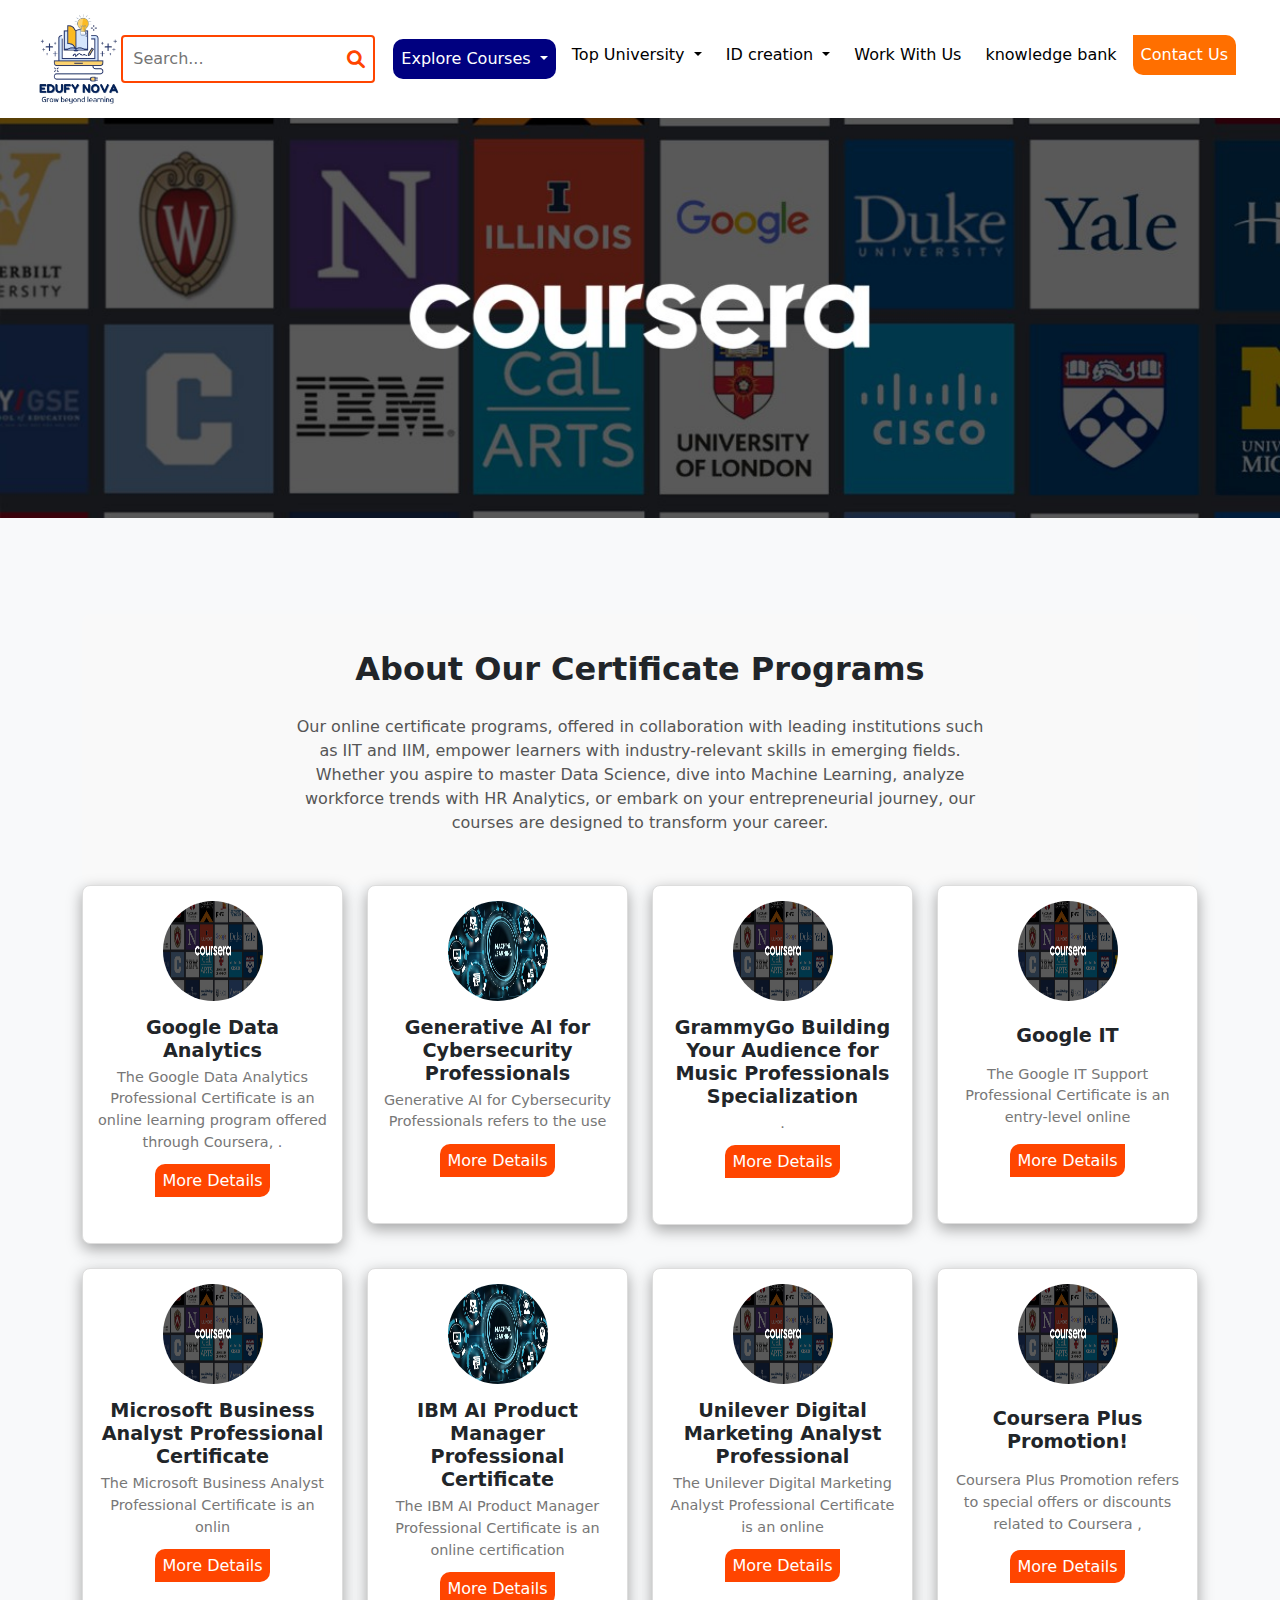
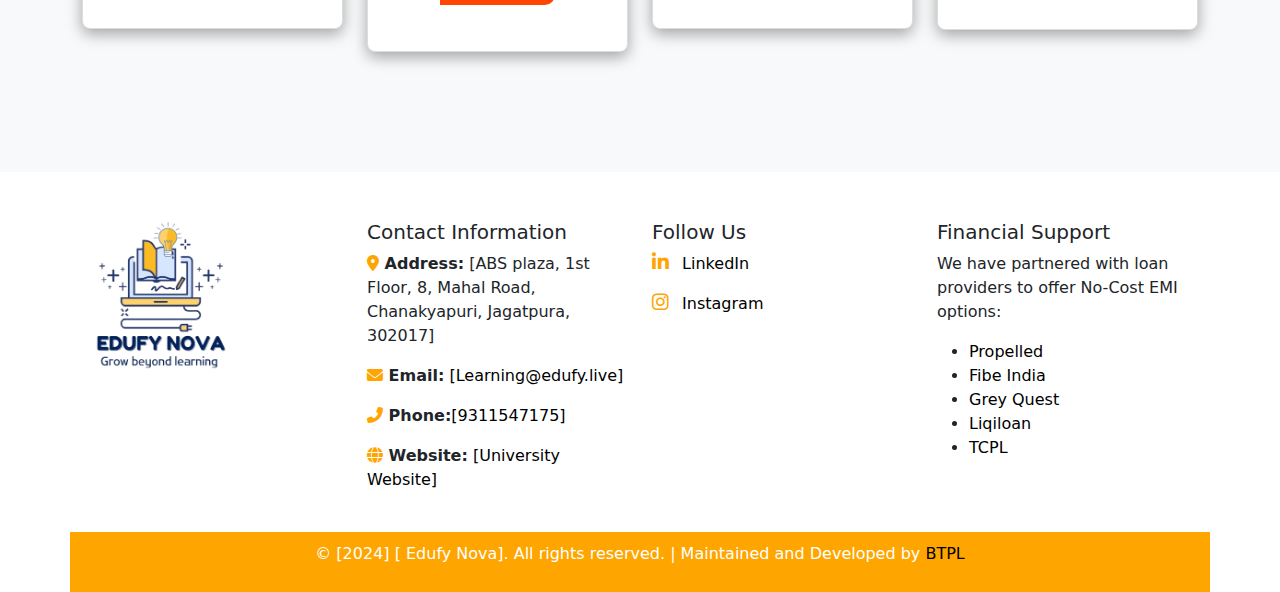
<file: cartficate.html>
<!DOCTYPE html>
<html lang="en">

<head>
    <meta charset="UTF-8">
    <meta name="viewport" content="width=device-width, initial-scale=1.0">
    <title> EDUFY NOVA</title>
    <link rel="stylesheet" href="style.css">
    <script src="https://code.jquery.com/jquery-3.6.0.min.js"></script>
    <link href="https://cdn.jsdelivr.net/npm/bootstrap@5.3.3/dist/css/bootstrap.min.css" rel="stylesheet"
        crossorigin="anonymous">
    <link rel="shortcut icon" type="image/x-icon" href="imges/logo.jpg" style="border-radius: 50%;">
    <script>
        $(function () {
            $("#header").load("header.html");
            $("#footer").load("footer.html");
        });
    </script>
    <style>
        .cartficate {
            width: 100%;
            height: 400px;
            /* Set the height as per your requirement */
            position: relative;
        }

        .image-container {
            background-image: url('./imges/carificate.jpg');
            background-size: cover;
            background-position: center;
            background-repeat: no-repeat;
            width: 100%;
            height: 100%;
        }
    </style>
</head>

<body>
    <div id="header"></div>

    <header class="cartficate">
        <div class="image-container"></div>
    </header>


    <section class="bg-light py-5">

        <div class="container my-5">
            <div class="about-section text-center">
                <h2 class="about-title py-3">About Our Certificate Programs</h2>
                <p class="about-description">
                    Our online certificate programs, offered in collaboration with leading institutions such as IIT and
                    IIM,
                    empower learners with industry-relevant skills in emerging fields. Whether you aspire to master Data
                    Science, dive into Machine Learning, analyze workforce trends with HR Analytics, or embark on your
                    entrepreneurial journey, our courses are designed to transform your career.
                </p>
            </div>

            <!-- Course Highlights -->
            <div class="row text-center">
                <div class="col-md-3 mb-4">
                    <div class="course-highlight-card box">
                        <img src="imges/carificate.jpg" alt="Data Science" class="highlight-img">
                        <h5 class="highlight-title">Google Data Analytics
                        </h5>
                        <p class="highlight-info">The Google Data Analytics Professional Certificate is an online
                            learning program offered through Coursera, .</p>


                        <a href="https://www.coursera.org/professional-certificates/google-data-analytics
                        " target="_blank"
                            style="background-color: orangered; color: white; padding: 7px; border-radius: 10px 0px; text-decoration: none;">
                            More
                            Details</a>
                    </div>
                </div>
                <div class="col-md-3 mb-4">
                    <div class="course-highlight-card box">
                        <img src="imges/mach.jpeg" alt="Machine Learning" class="highlight-img">
                        <h5 class="highlight-title">Generative AI for Cybersecurity Professionals
                        </h5>
                        <p class="highlight-info">Generative AI for Cybersecurity Professionals refers to the use </p>
                        <a href="https://www.coursera.org/specializations/generative-ai-for-cybersecurity-professionals

                                " target="_blank"
                            style="background-color: orangered; color: white; padding: 7px; border-radius: 10px 0px; text-decoration: none;">
                            More
                            Details</a>
                    </div>
                </div>
                <div class="col-md-3 mb-4">
                    <div class="course-highlight-card box">
                        <img src="imges/carificate.jpg" alt="HR Analytics" class="highlight-img">
                        <h5 class="highlight-title">GrammyGo Building Your Audience for Music Professionals
                            Specialization

                        </h5>
                        <p class="highlight-info">
                            .</p>
                        <a href="https://www.coursera.org/specializations/grammygo-building-your-audience-music-professionals

                                " target="_blank"
                            style="background-color: orangered; color: white; padding: 7px; border-radius: 10px 0px; text-decoration: none;">
                            More Details</a>
                    </div>
                </div>
                <div class="col-md-3 mb-4">
                    <div class="course-highlight-card box">
                        <img src="imges/carificate.jpg" alt="Entrepreneurship" class="highlight-img">
                        <h5 class="highlight-title py-2">Google IT


                        </h5>
                        <p class="highlight-info py-1">The Google IT Support Professional Certificate is an entry-level
                            online </p>
                        <a href="https://www.coursera.org/professional-certificates/google-it-support

                            " target="_blank"
                            style="background-color: orangered; color: white; padding: 7px; border-radius: 10px 0px; text-decoration: none;">More
                            Details</a>
                    </div>
                </div>

            </div>


            <div class="row text-center">
                <div class="col-md-3 mb-4">
                    <div class="course-highlight-card box">
                        <img src="imges/carificate.jpg" alt="Data Science" class="highlight-img">
                        <h5 class="highlight-title">Microsoft Business Analyst Professional Certificate

                        </h5>
                        <p class="highlight-info">
                            The Microsoft Business Analyst Professional Certificate is an onlin</p>


                        <a href="https://www.coursera.org/professional-certificates/microsoft-business-analyst

                        " target="_blank"
                            style="background-color: orangered; color: white; padding: 7px; border-radius: 10px 0px; text-decoration: none;">
                            More
                            Details</a>
                    </div>
                </div>
                <div class="col-md-3 mb-4">
                    <div class="course-highlight-card box">
                        <img src="imges/mach.jpeg" alt="Machine Learning" class="highlight-img">
                        <h5 class="highlight-title">IBM AI Product Manager Professional Certificate

                        </h5>
                        <p class="highlight-info">The IBM AI Product Manager Professional Certificate is an online certification  </p>
                        <a href="https://www.coursera.org/enroll/professional-certificates/ibm-ai-product-manager/paidmedia


                                " target="_blank"
                            style="background-color: orangered; color: white; padding: 7px; border-radius: 10px 0px; text-decoration: none;">
                            More
                            Details</a>
                    </div>
                </div>
                <div class="col-md-3 mb-4">
                    <div class="course-highlight-card box">
                        <img src="imges/carificate.jpg" alt="HR Analytics" class="highlight-img">
                        <h5 class="highlight-title">Unilever Digital Marketing Analyst Professional


                        </h5>
                        <p class="highlight-info">
                            The Unilever Digital Marketing Analyst Professional Certificate is an online </p>
                        <a href="https://imp.i384100.net/c/5861348/1962630/14726" target="_blank"
                            style="background-color: orangered; color: white; padding: 7px; border-radius: 10px 0px; text-decoration: none;">
                            More Details</a>
                    </div>
                </div>
                <div class="col-md-3 mb-4">
                    <div class="course-highlight-card box">
                        <img src="imges/carificate.jpg" alt="Entrepreneurship" class="highlight-img">
                        <h5 class="highlight-title py-2">Coursera Plus Promotion!
                        </h5>
                        <p class="highlight-info py-1">Coursera Plus Promotion refers to special offers or discounts related to Coursera , </p>
                        <a href="https://www.coursera.org/courseraplus/special/march-promotion
                        "target="_blank"
                            style="background-color: orangered; color: white; padding: 7px; border-radius: 10px 0px; text-decoration: none;">More
                            Details</a>
                    </div>
                </div>

            </div>
        </div>
        </div>

    </section>









    <div id="footer"></div>
    <!-- Scripts for Bootstrap Functionality -->
    <!-- Bootstrap JS and Popper.js -->
    <script src="https://cdn.jsdelivr.net/npm/@popperjs/core@2.11.6/dist/umd/popper.min.js"></script>
    <script src="https://cdn.jsdelivr.net/npm/bootstrap@5.3.0-alpha1/dist/js/bootstrap.min.js"></script>
    <script src="https://cdn.jsdelivr.net/npm/@popperjs/core@2.5.2/dist/umd/popper.min.js"></script>
    <script src="https://cdn.jsdelivr.net/npm/bootstrap@5.3.3/dist/js/bootstrap.bundle.min.js"
        crossorigin="anonymous"></script>
</body>

</html>
</file>
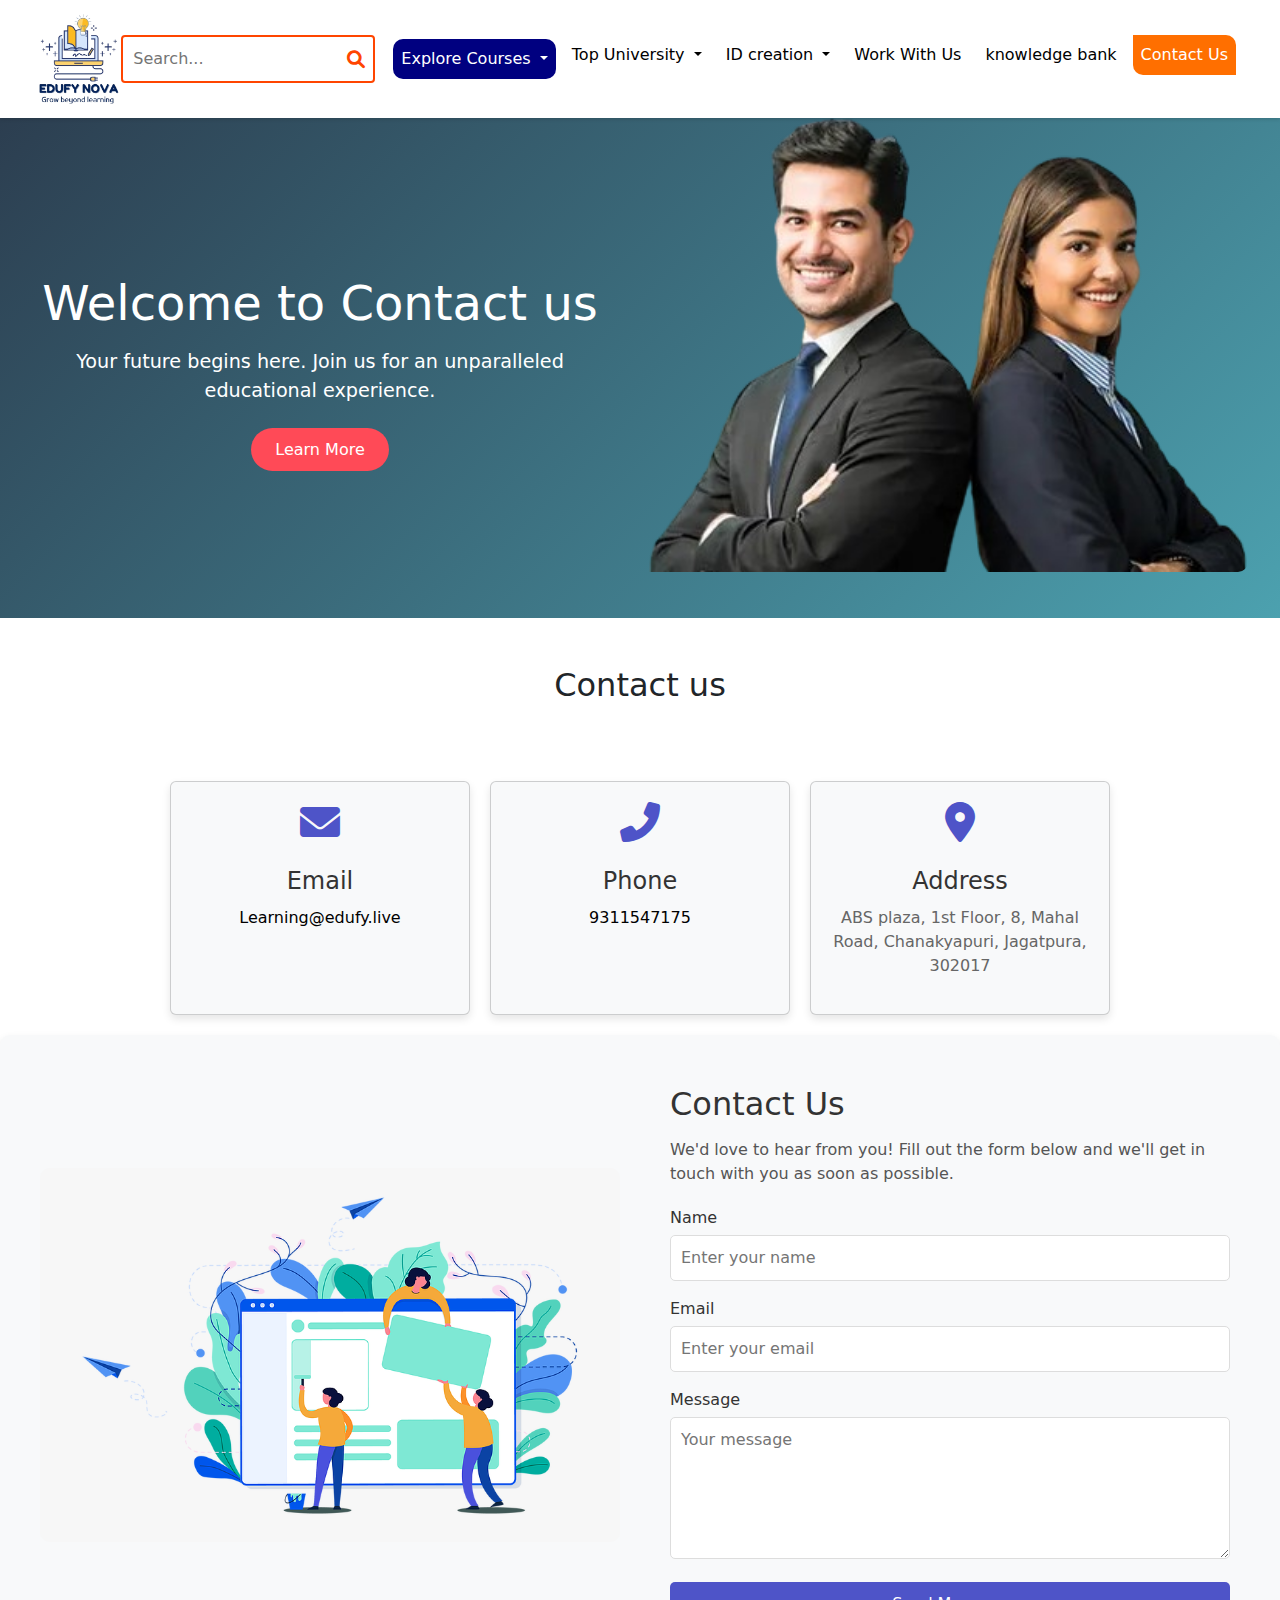
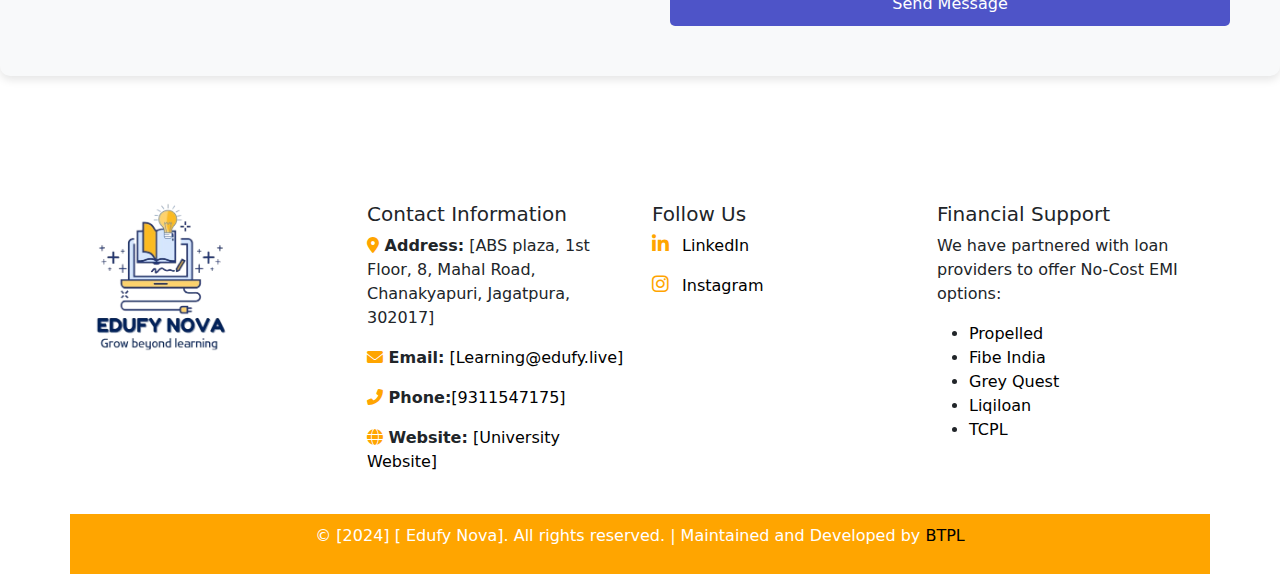
<file: content.html>
<!DOCTYPE html>
<html lang="en">

<head>
    <meta charset="UTF-8">
    <meta name="viewport" content="width=device-width, initial-scale=1.0">
    <title> EDUFY NOVA</title>
    <link rel="stylesheet" href="style.css">
    <script src="https://code.jquery.com/jquery-3.6.0.min.js"></script>
    <link href="https://cdn.jsdelivr.net/npm/bootstrap@5.3.3/dist/css/bootstrap.min.css" rel="stylesheet"
        crossorigin="anonymous">
    <link rel="shortcut icon" type="image/x-icon" href="imges/logo.jpg" style="border-radius: 50%;">
    <script>
        $(function () {
            $("#header").load("header.html");
            $("#footer").load("footer.html");
        });
    </script>
    <style>
        /* styles.css */
body {
    margin: 0;
    font-family: Arial, sans-serif;
    background-color: #f9f9f9;
}

.contact-cards {
    display: flex;
    flex-wrap: wrap;
    justify-content: center;
    padding: 20px;
    gap: 20px;
}

.card {
    background-color: #ffffff;
    border: 1px solid #e0e0e0;
    border-radius: 10px;
    box-shadow: 0 4px 8px rgba(0, 0, 0, 0.1);
    text-align: center;
    padding: 20px;
    width: 300px;
    transition: transform 0.3s ease, box-shadow 0.3s ease;
}

.card:hover {
    transform: translateY(-10px);
    box-shadow: 0 8px 16px rgba(0, 0, 0, 0.2);
}

.card-icon {
    font-size: 40px;
    color: #4e54c8;
    margin-bottom: 15px;
}

.card h3 {
    font-size: 1.5rem;
    margin: 10px 0;
    color: #333;
}

.card p {
    font-size: 1rem;
    color: #666;
}

/* Responsive Design */
@media (max-width: 768px) {
    .card {
        width: 100%;
    }
}



.contact-section {
    display: flex;
    flex-wrap: wrap;
    align-items: center;
    justify-content: center;
    padding: 20px;
    background: #fff;
    border-radius: 10px;
    box-shadow: 0 4px 8px rgba(0, 0, 0, 0.1);
    overflow: hidden;
    animation: fadeInUp 1.5s ease-in-out;
}

.contact-image {
    flex: 1;
    min-width: 300px;
    max-width: 50%;
    padding: 20px;
    animation: slideIn 2s ease-in-out;
}

.contact-image img {
    width: 100%;
    border-radius: 10px;
}

.contact-form {
    flex: 1;
    min-width: 300px;
    max-width: 50%;
    padding: 30px;
    box-sizing: border-box;
    animation: fadeIn 2s ease-in-out;
}

.contact-form h2 {
    font-size: 2rem;
    margin-bottom: 15px;
    color: #333;
}

.contact-form p {
    font-size: 1rem;
    margin-bottom: 20px;
    color: #555;
}

.form-group {
    margin-bottom: 15px;
}

.form-group label {
    display: block;
    font-size: 1rem;
    color: #333;
    margin-bottom: 5px;
}

.form-group input,
.form-group textarea {
    width: 100%;
    padding: 10px;
    font-size: 1rem;
    border: 1px solid #ddd;
    border-radius: 5px;
    box-sizing: border-box;
}

.submit-btn {
    background-color: #4e54c8;
    color: #fff;
    border: none;
    padding: 10px 20px;
    font-size: 1rem;
    border-radius: 5px;
    cursor: pointer;
    transition: background-color 0.3s ease;
}

.submit-btn:hover {
    background-color: #3b42a1;
}

/* Keyframes for Animations */
@keyframes fadeInUp {
    from {
        opacity: 0;
        transform: translateY(50px);
    }
    to {
        opacity: 1;
        transform: translateY(0);
    }
}

@keyframes slideIn {
    from {
        transform: translateX(-100%);
    }
    to {
        transform: translateX(0);
    }
}

@keyframes fadeIn {
    from {
        opacity: 0;
    }
    to {
        opacity: 1;
    }
}

/* Responsive Design */
@media (max-width: 768px) {
    .contact-section {
        flex-direction: column;
    }

    .contact-image,
    .contact-form {
        max-width: 100%;
    }
}
    </style>
</head>
<body>
    <div id="header"></div>

    <header class="hero-section">
        <div class="hero-content">
            <div class="hero-text">
                <h1>Welcome to Contact us</h1>
                <p>Your future begins here. Join us for an unparalleled educational experience.</p>
                <a href="#learn-more" class="hero-btn">Learn More</a>
            </div>
            <div class="hero-image" style="margin-top: 10rem; ">
                <img src="imges/bn2 (2).png" alt="University Campus" style="margin-bottom: 13rem;">
            </div>
        </div>
    </header>



<section>
    <h2  class="text-center py-5">Contact us</h2>
    <section class="contact-cards">
       
        <div class="card bg-light">
            <i class="fas fa-envelope card-icon"></i>
            <h3>Email</h3>
            <p><a href="mailto:Learning@edufy.live">   Learning@edufy.live </a></p>
        </div>
        <div class="card bg-light">
            <i class="fas fa-phone-alt card-icon"></i>
            <h3>Phone</h3>
            <p> <a href="tel:9311547175">9311547175</a></p>
        </div>
        <div class="card bg-light">
            <i class="fas fa-map-marker-alt card-icon"></i>
            <h3>Address</h3>
            <p>ABS plaza, 1st Floor, 8, Mahal Road, Chanakyapuri, Jagatpura, 302017</p>
        </div>
    </section>
</section>

<section class="    contact-section bg-light" style="margin-bottom: 30px;">
    <div class="contact-image">
        <img src="imges/contus.png" alt="Contact Us">
    </div>
    <div class="contact-form">
        <h2>Contact Us</h2>
        <p>We'd love to hear from you! Fill out the form below and we'll get in touch with you as soon as possible.</p>
        <form>
            <div class="form-group">
                <label for="name">Name</label>
                <input type="text" id="name" placeholder="Enter your name" required>
            </div>
            <div class="form-group">
                <label for="email">Email</label>
                <input type="email" id="email" placeholder="Enter your email" required>
            </div>
            <div class="form-group">
                <label for="message">Message</label>
                <textarea id="message" rows="5" placeholder="Your message" required></textarea>
            </div>
            <button type="submit" class="submit-btn w-100">Send Message</button>
        </form>
    </div>
</section>

<br>
<br>

    
    <div id="footer"></div>
    <!-- Scripts for Bootstrap Functionality -->
    <!-- Bootstrap JS and Popper.js -->
    <script src="https://cdn.jsdelivr.net/npm/@popperjs/core@2.11.6/dist/umd/popper.min.js"></script>
    <script src="https://cdn.jsdelivr.net/npm/bootstrap@5.3.0-alpha1/dist/js/bootstrap.min.js"></script>
    <script src="https://cdn.jsdelivr.net/npm/@popperjs/core@2.5.2/dist/umd/popper.min.js"></script>
    <script src="https://cdn.jsdelivr.net/npm/bootstrap@5.3.3/dist/js/bootstrap.bundle.min.js"
        crossorigin="anonymous"></script>
</body>

</html>
</file>
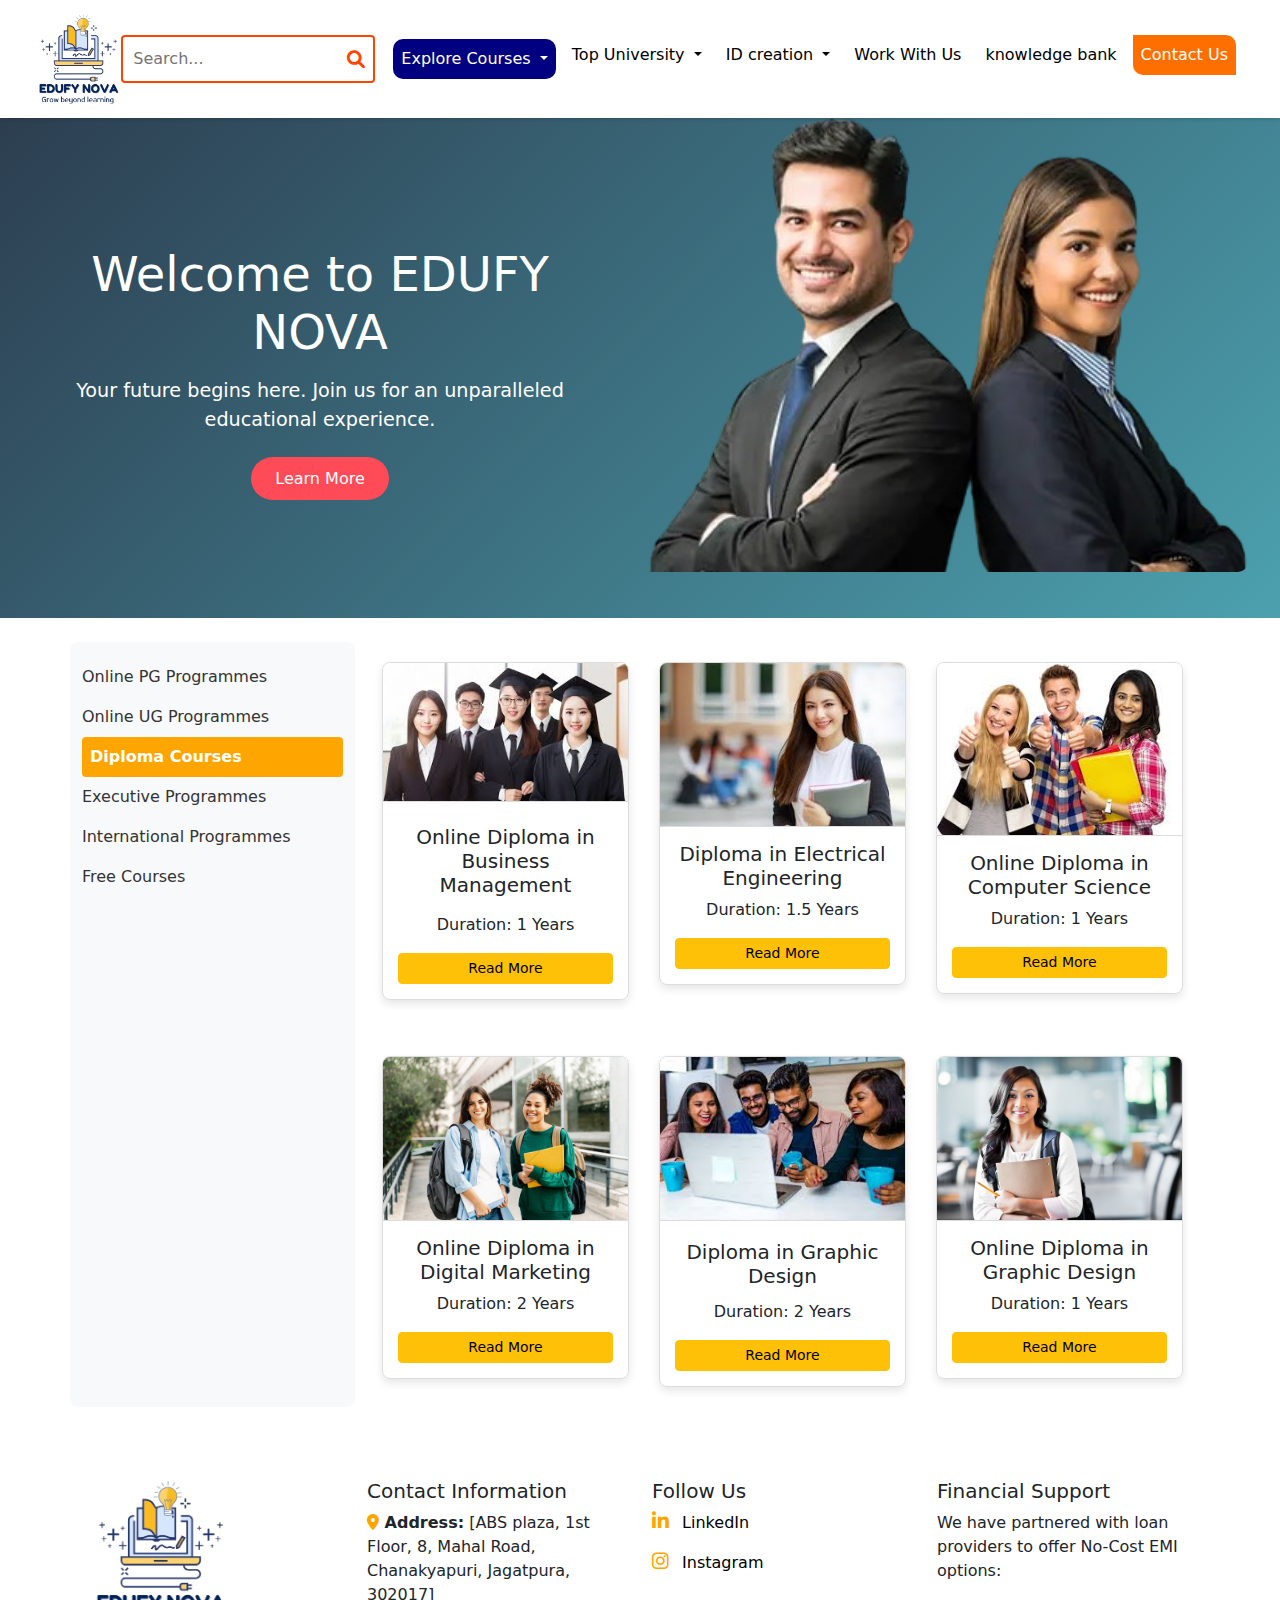
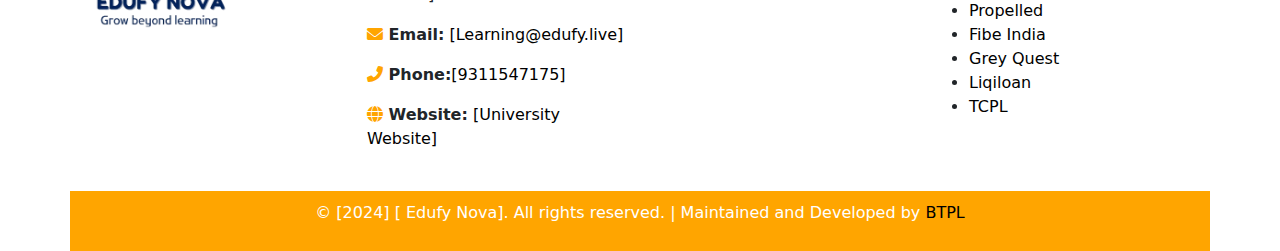
<file: diploma.html>
<!DOCTYPE html>
<html lang="en">

<head>
    <meta charset="UTF-8">
    <meta name="viewport" content="width=device-width, initial-scale=1.0">
    <title> EDUFY NOVA</title>
    <link rel="stylesheet" href="style.css">
    <script src="https://code.jquery.com/jquery-3.6.0.min.js"></script>
    <link href="https://cdn.jsdelivr.net/npm/bootstrap@5.3.3/dist/css/bootstrap.min.css" rel="stylesheet"
        crossorigin="anonymous">
    <link rel="shortcut icon" type="image/x-icon" href="imges/logo.jpg" style="border-radius: 50%;">
    <script>
        $(function () {
            $("#header").load("header.html");
            $("#footer").load("footer.html");
        });
    </script>
</head>
<body>
    <div id="header"></div>

    <header class="hero-section">
        <div class="hero-content">
            <div class="hero-text">
                <h1>Welcome to EDUFY NOVA</h1>
                <p>Your future begins here. Join us for an unparalleled educational experience.</p>
                <a href="#learn-more" class="hero-btn">Learn More</a>
            </div>
            <div class="hero-image" style="margin-top: 10rem; ">
                <img src="imges/bn2 (2).png" alt="University Campus" style="margin-bottom: 13rem;">
            </div>
        </div>
    </header>

    <div class="container py-4">
        <div class="row">
            <!-- Navigation Menu -->
            <div class="col-md-3 nav-menu">
                <a href="pg.html" >Online PG Programmes</a>
                <a href="ug.html">Online UG Programmes</a>
                <a href="diploma.html" class="active">Diploma Courses</a>
                <a href="exect.html">Executive Programmes</a>
                <a href="inter.html">International Programmes</a>
                <a href="fre.html">Free Courses</a>
            </div>
            
            <!-- Course Cards -->
            <div class="col-md-9">
                <div class="row g-3">
                    <div class="   d-flex flex-column flex-md-row">
                    <div class="col-md-4">
                        <div class="course-card">
                            <img src="imges/studt3.jpeg" alt="Course" class="course-image ">
                            <div class="course-content">
                                <h5 class="py-2">Online Diploma in Business Management</h5>
                                <p>Duration: 1 Years</p>
                                <a href="https://www.imt.edu/" target="_blank" class="btn btn-warning btn-sm w-100">Read More</a>
                            </div>
                        </div>
                    </div>
                
                        <div class="col-md-4">
                            <div class="course-card">
                                <img src="imges/student3.jpeg" alt="Course" class="course-image w-100">
                                <div class="course-content">
                                    <h5>Diploma in Electrical Engineering</h5>
                                    <p>Duration: 1.5 Years</p>
                                    <a href="https://www.imt.edu/" target="_blank" class="btn btn-warning btn-sm w-100">Read More</a>
                                </div>
                            </div>
                        </div>
                        
                            <div class="col-md-4">
                                <div class="course-card">
                                    <img src="imges/student2.jpeg" alt="Course" class="course-image">
                                    <div class="course-content">
                                        <h5>Online Diploma in Computer Science </h5>
                                        <p>Duration: 1 Years</p>
                                        <a href="https://www.ugc.gov.in/" target="_blank" class="btn btn-warning btn-sm w-100">Read More</a>
                                    </div>
                                </div>
                            </div>
                            </div>
                            <div class="  d-flex flex-column flex-md-row">
                            
                                <div class="col-md-4">
                                    <div class="course-card">
                                        <img src="imges/studebt2.jpg" alt="Course" class="course-image">
                                        <div class="course-content">
                                            <h5>Online Diploma in Digital Marketing</h5>
                                            <p>Duration: 2 Years</p>
                                            <a href="https://www.ugc.gov.in/" target="_blank" class="btn btn-warning btn-sm w-100">Read More</a>
                                        </div>
                                    </div>
                                </div>
                    
                                    <div class="col-md-4">
                                        <div class="course-card">
                                            <img src="imges/stude1.jpeg" alt="Course" class="course-image w-100">
                                            <div class="course-content ">
                                                <h5 class="py-1"> Diploma in Graphic Design</h5>
                                                <p>Duration: 2 Years</p>
                                                <a href="https://www.aicte-india.org/" target="_blank" class="btn btn-warning btn-sm w-100">Read More</a>
                                            </div>
                                        </div>
                                    </div>
                        
                                        <div class="col-md-4">
                                            <div class="course-card">
                                                <img src="imges/st1.jpeg" alt="Course" class="course-image">
                                                <div class="course-content">
                                                    <h5>Online Diploma in Graphic Design</h5>
                                                    <p>Duration: 1 Years</p>
                                                    <a href="https://www.aicte-india.org/" target="_blank" class="btn btn-warning btn-sm w-100">Read More</a>
                                                </div>
                                            </div>
                                        </div>
                            
                                           
                                           
                                                </div>
                    <!-- Repeat for other courses -->
                </div>
            </div>
        </div>
    </div>

</div>
</div>
</div>
</div>
</div>
</div>
</div>







    
    <div id="footer"></div>
    <!-- Scripts for Bootstrap Functionality -->
    <!-- Bootstrap JS and Popper.js -->
    <script src="https://cdn.jsdelivr.net/npm/@popperjs/core@2.11.6/dist/umd/popper.min.js"></script>
    <script src="https://cdn.jsdelivr.net/npm/bootstrap@5.3.0-alpha1/dist/js/bootstrap.min.js"></script>
    <script src="https://cdn.jsdelivr.net/npm/@popperjs/core@2.5.2/dist/umd/popper.min.js"></script>
    <script src="https://cdn.jsdelivr.net/npm/bootstrap@5.3.3/dist/js/bootstrap.bundle.min.js"
        crossorigin="anonymous"></script>
</body>

</html>
</file>
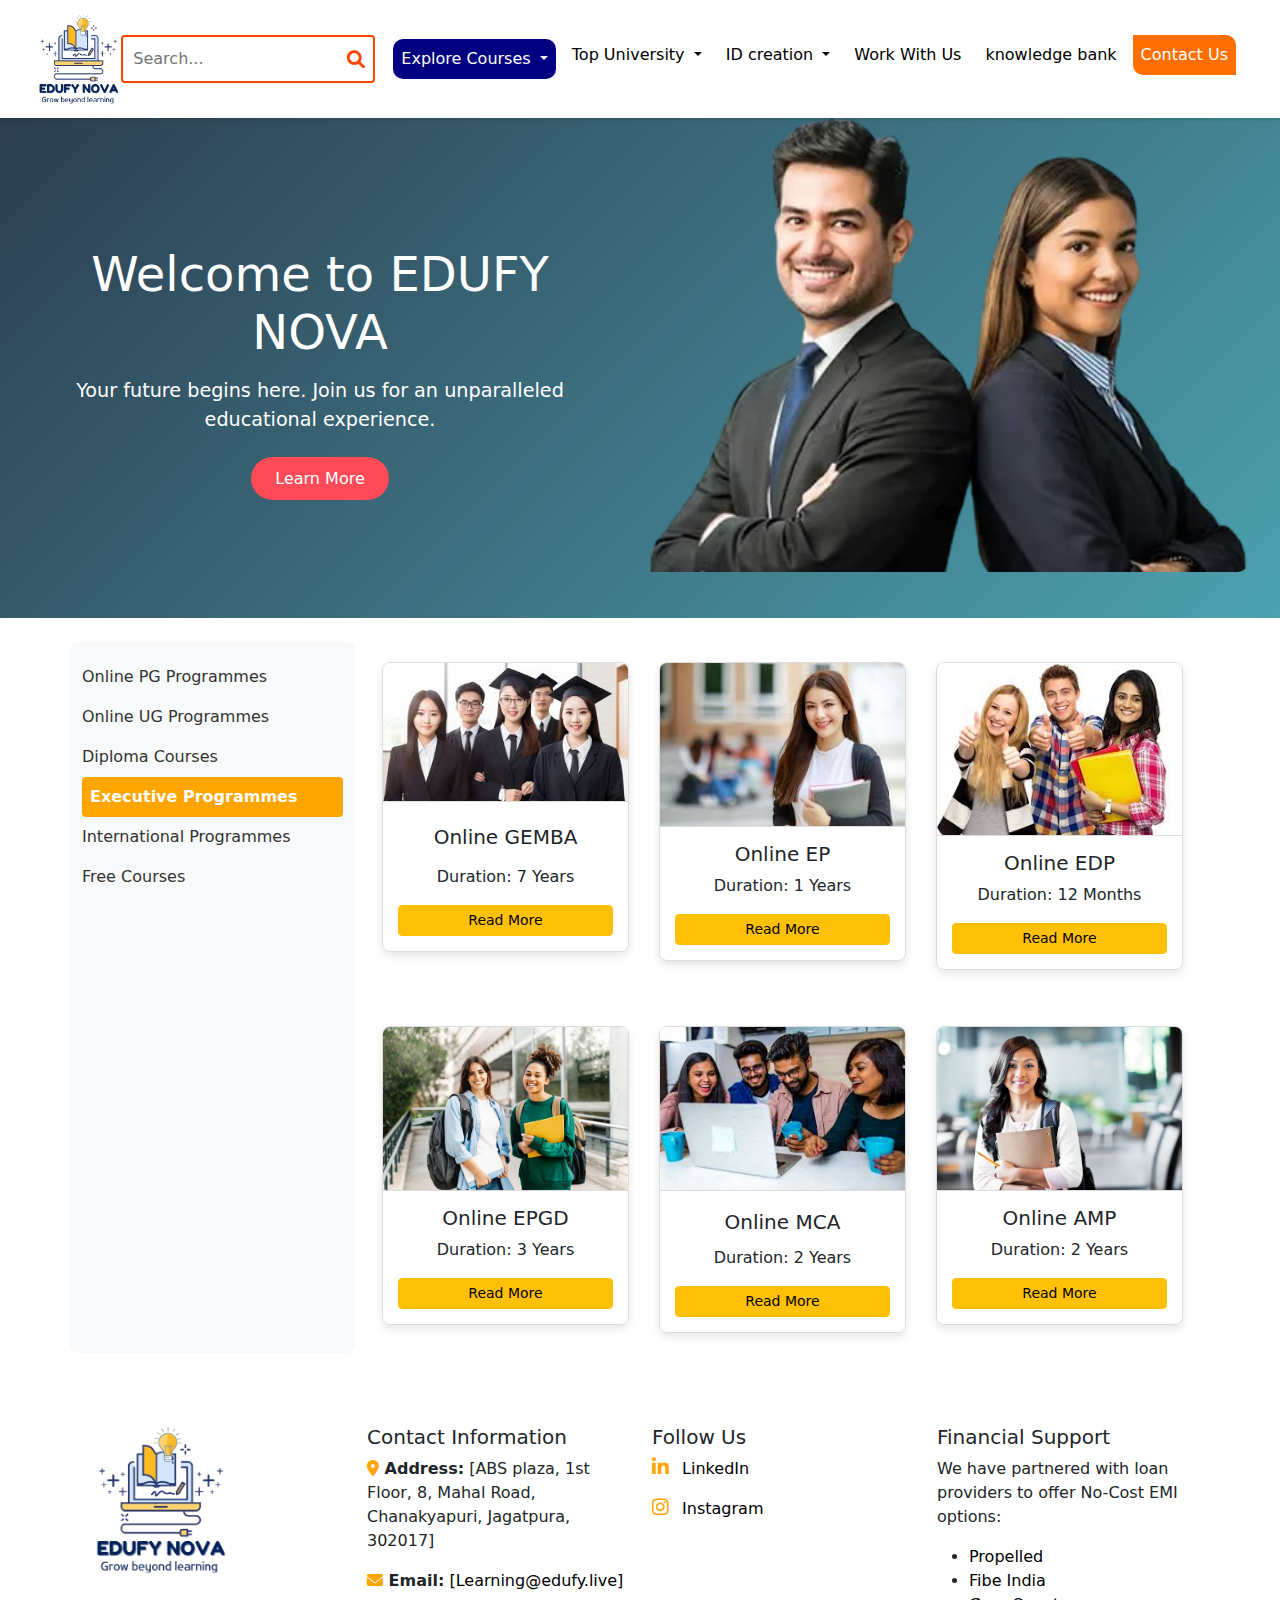
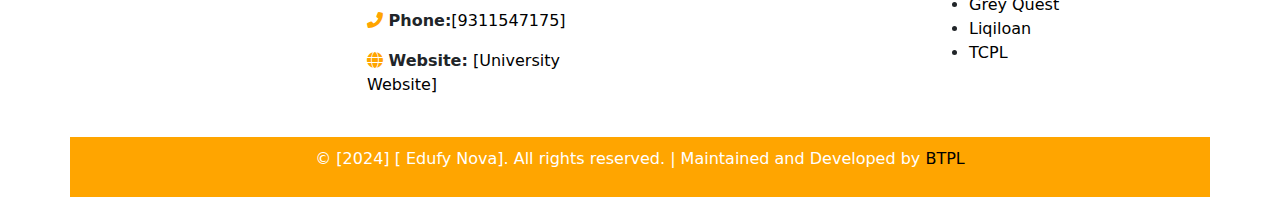
<file: exect.html>
<!DOCTYPE html>
<html lang="en">

<head>
    <meta charset="UTF-8">
    <meta name="viewport" content="width=device-width, initial-scale=1.0">
    <title> EDUFY NOVA</title>
    <link rel="stylesheet" href="style.css">
    <script src="https://code.jquery.com/jquery-3.6.0.min.js"></script>
    <link href="https://cdn.jsdelivr.net/npm/bootstrap@5.3.3/dist/css/bootstrap.min.css" rel="stylesheet"
        crossorigin="anonymous">
    <link rel="shortcut icon" type="image/x-icon" href="imges/logo.jpg" style="border-radius: 50%;">
    <script>
        $(function () {
            $("#header").load("header.html");
            $("#footer").load("footer.html");
        });
    </script>
</head>
<body>
    <div id="header"></div>

    <header class="hero-section">
        <div class="hero-content">
            <div class="hero-text">
                <h1>Welcome to EDUFY NOVA</h1>
                <p>Your future begins here. Join us for an unparalleled educational experience.</p>
                <a href="#learn-more" class="hero-btn">Learn More</a>
            </div>
            <div class="hero-image" style="margin-top: 10rem; ">
                <img src="imges/bn2 (2).png" alt="University Campus" style="margin-bottom: 13rem;">
            </div>
        </div>
    </header>

    <div class="container py-4">
        <div class="row">
            <!-- Navigation Menu -->
            <div class="col-md-3 nav-menu">
                <a href="pg.html" >Online PG Programmes</a>
                <a href="ug.html">Online UG Programmes</a>
                <a href="diploma.html">Diploma Courses</a>
                <a href="exect.html" class="active">Executive Programmes</a>
                <a href="inter.html">International Programmes</a>
                <a href="fre.html">Free Courses</a>
            </div>
            
            <!-- Course Cards -->
            <div class="col-md-9">
                <div class="row g-3">
                    <div class="   d-flex flex-column flex-md-row">
                    <div class="col-md-4">
                        <div class="course-card">
                            <img src="imges/studt3.jpeg" alt="Course" class="course-image ">
                            <div class="course-content">
                                <h5 class="py-2">Online GEMBA</h5>
                                <p>Duration: 7 Years</p>
                                <a href="https://www.ugc.gov.in/" target="_blank" class="btn btn-warning btn-sm w-100">Read More</a>
                            </div>
                        </div>
                    </div>
                
                        <div class="col-md-4">
                            <div class="course-card">
                                <img src="imges/student3.jpeg" alt="Course" class="course-image w-100">
                                <div class="course-content">
                                    <h5>Online EP </h5>
                                    <p>Duration: 1 Years</p>
                                    <a href="https://www.aicte-india.org/" target="_blank" class="btn btn-warning btn-sm w-100">Read More</a>
                                </div>
                            </div>
                        </div>
                        
                            <div class="col-md-4">
                                <div class="course-card">
                                    <img src="imges/student2.jpeg" alt="Course" class="course-image">
                                    <div class="course-content">
                                        <h5>Online EDP</h5>
                                        <p>Duration: 12 Months</p>
                                        <a href="https://www.nimsuniversity.org/" target="_blank" class="btn btn-warning btn-sm w-100">Read More</a>
                                    </div>
                                </div>
                            </div>
                            </div>
                            <div class="  d-flex flex-column flex-md-row">
                            
                                <div class="col-md-4">
                                    <div class="course-card">
                                        <img src="imges/studebt2.jpg" alt="Course" class="course-image">
                                        <div class="course-content">
                                            <h5>Online EPGD</h5>
                                            <p>Duration: 3 Years</p>
                                            <a href="https://www.nimsuniversity.org/" target="_blank" class="btn btn-warning btn-sm w-100">Read More</a>
                                        </div>
                                    </div>
                                </div>
                    
                                    <div class="col-md-4">
                                        <div class="course-card">
                                            <img src="imges/stude1.jpeg" alt="Course" class="course-image w-100">
                                            <div class="course-content ">
                                                <h5 class="py-1">Online MCA</h5>
                                                <p>Duration: 2 Years</p>
                                                <a href="https://www.imt.edu/" target="_blank" class="btn btn-warning btn-sm w-100">Read More</a>
                                            </div>
                                        </div>
                                    </div>
                        
                                        <div class="col-md-4">
                                            <div class="course-card">
                                                <img src="imges/st1.jpeg" alt="Course" class="course-image">
                                                <div class="course-content">
                                                    <h5>Online AMP</h5>
                                                    <p>Duration: 2 Years</p>
                                                    <a href="https://www.imt.edu/" target="_blank" class="btn btn-warning btn-sm w-100">Read More</a>
                                                </div>
                                            </div>
                                        </div>
                            
                                           
                                           
                                                </div>
                    <!-- Repeat for other courses -->
                </div>
            </div>
        </div>
    </div>

</div>
</div>
</div>
</div>
</div>
</div>
</div>







    
    <div id="footer"></div>
    <!-- Scripts for Bootstrap Functionality -->
    <!-- Bootstrap JS and Popper.js -->
    <script src="https://cdn.jsdelivr.net/npm/@popperjs/core@2.11.6/dist/umd/popper.min.js"></script>
    <script src="https://cdn.jsdelivr.net/npm/bootstrap@5.3.0-alpha1/dist/js/bootstrap.min.js"></script>
    <script src="https://cdn.jsdelivr.net/npm/@popperjs/core@2.5.2/dist/umd/popper.min.js"></script>
    <script src="https://cdn.jsdelivr.net/npm/bootstrap@5.3.3/dist/js/bootstrap.bundle.min.js"
        crossorigin="anonymous"></script>
</body>

</html>
</file>
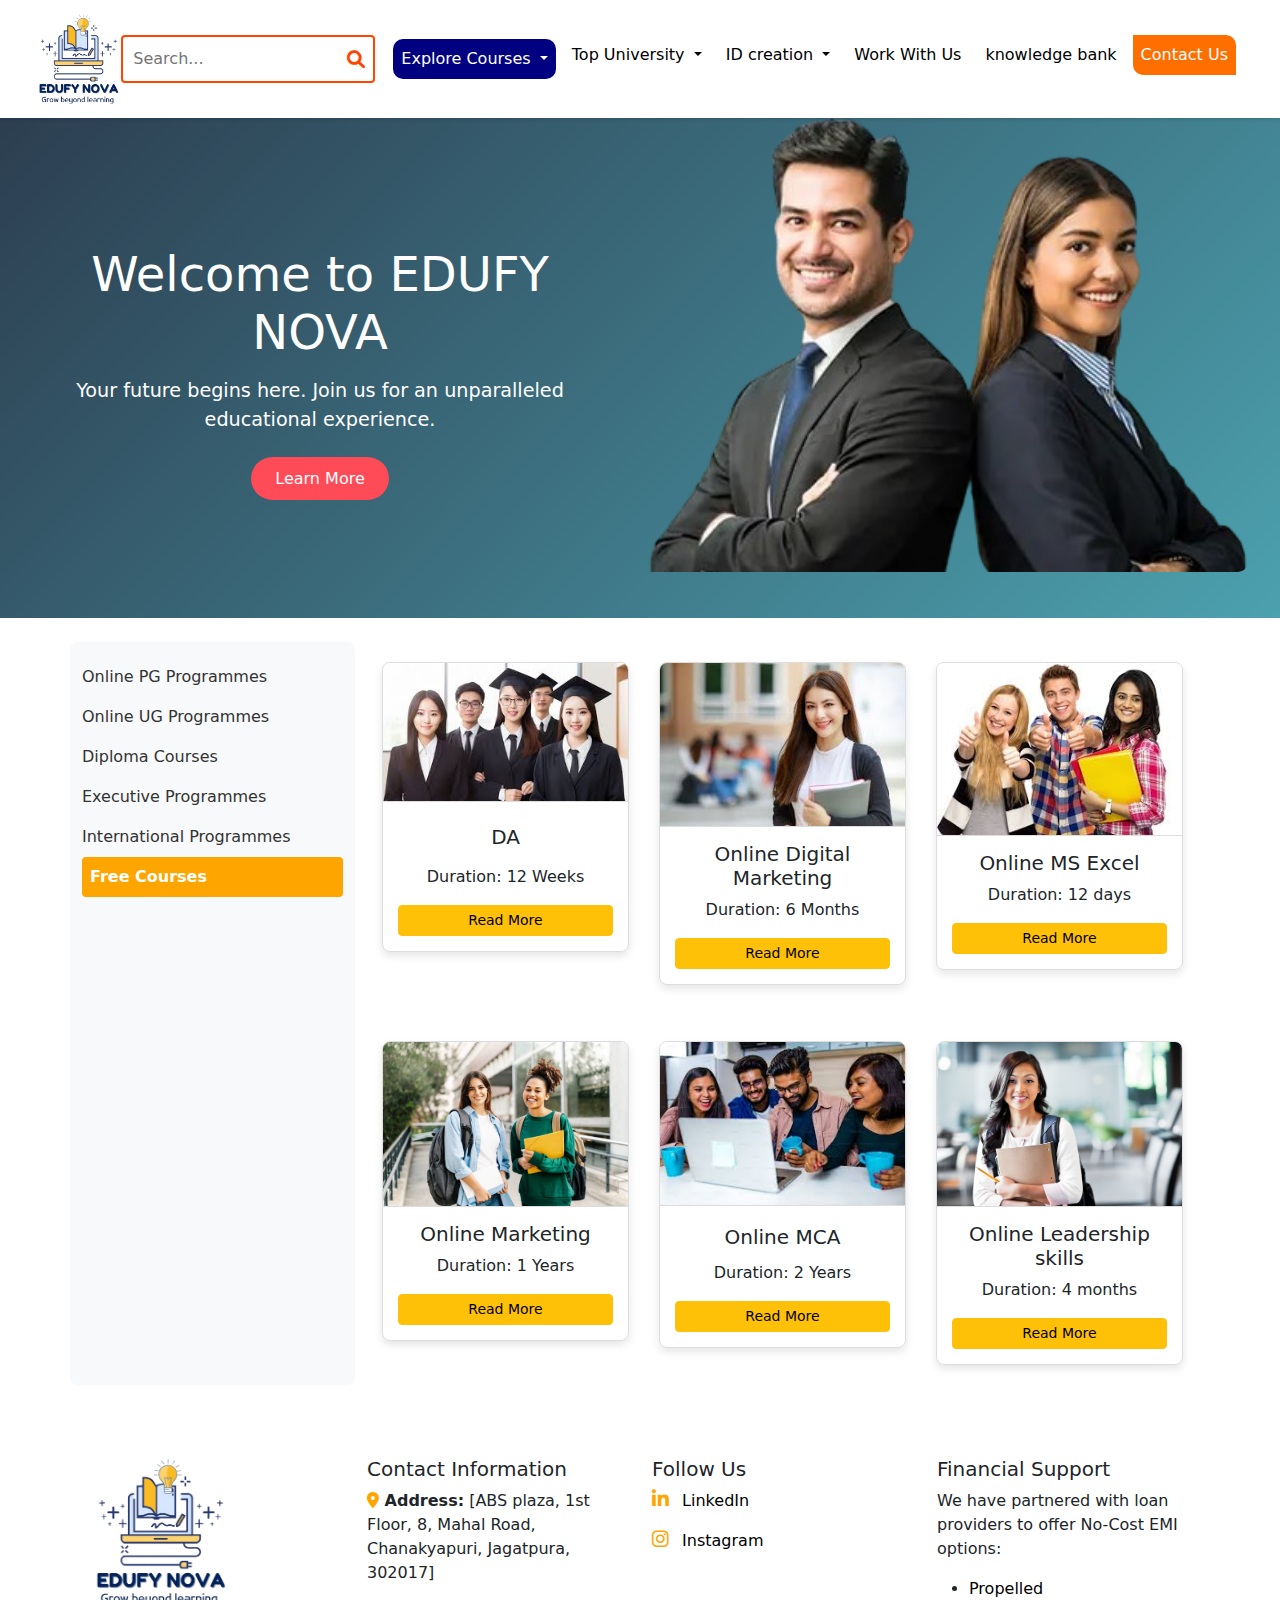
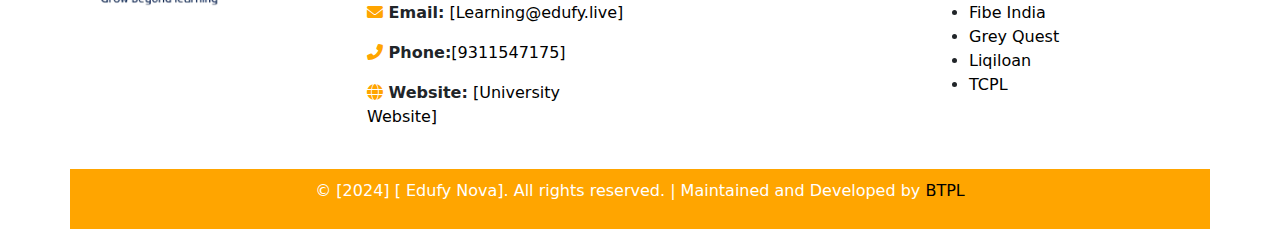
<file: fre.html>
<!DOCTYPE html>
<html lang="en">

<head>
    <meta charset="UTF-8">
    <meta name="viewport" content="width=device-width, initial-scale=1.0">
    <title> EDUFY NOVA</title>
    <link rel="stylesheet" href="style.css">
    <script src="https://code.jquery.com/jquery-3.6.0.min.js"></script>
    <link href="https://cdn.jsdelivr.net/npm/bootstrap@5.3.3/dist/css/bootstrap.min.css" rel="stylesheet"
        crossorigin="anonymous">
    <link rel="shortcut icon" type="image/x-icon" href="imges/logo.jpg" style="border-radius: 50%;">
    <script>
        $(function () {
            $("#header").load("header.html");
            $("#footer").load("footer.html");
        });
    </script>
</head>
<body>
    <div id="header"></div>

    <header class="hero-section">
        <div class="hero-content">
            <div class="hero-text">
                <h1>Welcome to EDUFY NOVA</h1>
                <p>Your future begins here. Join us for an unparalleled educational experience.</p>
                <a href="#learn-more" class="hero-btn">Learn More</a>
            </div>
            <div class="hero-image" style="margin-top: 10rem; ">
                <img src="imges/bn2 (2).png" alt="University Campus" style="margin-bottom: 13rem;">
            </div>
        </div>
    </header>

    <div class="container py-4">
        <div class="row">
            <!-- Navigation Menu -->
            <div class="col-md-3 nav-menu">
                <a href="pg.html">Online PG Programmes</a>
                <a href="ug.html">Online UG Programmes</a>
                <a href="diploma.html">Diploma Courses</a>
                <a href="exect.html">Executive Programmes</a>
                <a href="inter.html">International Programmes</a>
                <a href="fre.html" class="active">Free Courses</a>
            </div>
            
            <!-- Course Cards -->
            <div class="col-md-9">
                <div class="row g-3">
                    <div class="   d-flex flex-column flex-md-row">
                    <div class="col-md-4">
                        <div class="course-card">
                            <img src="imges/studt3.jpeg" alt="Course" class="course-image ">
                            <div class="course-content">
                                <h5 class="py-2">DA</h5>
                                <p>Duration: 12 Weeks</p>
                                <a href="https://deb.ugc.ac.in/" class="btn btn-warning btn-sm w-100">Read More</a>
                            </div>
                        </div>
                    </div>
                
                        <div class="col-md-4">
                            <div class="course-card">
                                <img src="imges/student3.jpeg" alt="Course" class="course-image w-100">
                                <div class="course-content">
                                    <h5>Online Digital Marketing</h5>
                                    <p>Duration: 6 Months</p>
                                    <a href="https://www.vgu.ac.in/" target="_blank" class="btn btn-warning btn-sm w-100">Read More</a>
                                </div>
                            </div>
                        </div>
                        
                            <div class="col-md-4">
                                <div class="course-card">
                                    <img src="imges/student2.jpeg" alt="Course" class="course-image">
                                    <div class="course-content">
                                        <h5>Online MS Excel</h5>
                                        <p>Duration: 12 days</p>
                                        <a href="https://www.vgu.ac.in/" target="_blank" class="btn btn-warning btn-sm w-100">Read More</a>
                                    </div>
                                </div>
                            </div>
                            </div>
                            <div class="  d-flex flex-column flex-md-row">
                            
                                <div class="col-md-4">
                                    <div class="course-card">
                                        <img src="imges/studebt2.jpg" alt="Course" class="course-image">
                                        <div class="course-content">
                                            <h5>Online Marketing</h5>
                                            <p>Duration: 1 Years</p>
                                            <a href="https://www.vgu.ac.in/" target="_blank" class="btn btn-warning btn-sm w-100">Read More</a>
                                        </div>
                                    </div>
                                </div>
                    
                                    <div class="col-md-4">
                                        <div class="course-card">
                                            <img src="imges/stude1.jpeg" alt="Course" class="course-image w-100">
                                            <div class="course-content ">
                                                <h5 class="py-1">Online MCA</h5>
                                                <p>Duration: 2 Years</p>
                                                <a href="https://www.vgu.ac.in/" target="_blank" class="btn btn-warning btn-sm w-100">Read More</a>
                                            </div>
                                        </div>
                                    </div>
                        
                                        <div class="col-md-4">
                                            <div class="course-card">
                                                <img src="imges/st1.jpeg" alt="Course" class="course-image">
                                                <div class="course-content">
                                                    <h5>Online Leadership skills</h5>
                                                    <p>Duration: 4 months</p>
                                                    <a href="https://www.vgu.ac.in/" target="_blank" class="btn btn-warning btn-sm w-100">Read More</a>
                                                </div>
                                            </div>
                                        </div>
                            
                                           
                                           
                                                </div>
                    <!-- Repeat for other courses -->
                </div>
            </div>
        </div>
    </div>

</div>
</div>
</div>
</div>
</div>
</div>
</div>







    
    <div id="footer"></div>
    <!-- Scripts for Bootstrap Functionality -->
    <!-- Bootstrap JS and Popper.js -->
    <script src="https://cdn.jsdelivr.net/npm/@popperjs/core@2.11.6/dist/umd/popper.min.js"></script>
    <script src="https://cdn.jsdelivr.net/npm/bootstrap@5.3.0-alpha1/dist/js/bootstrap.min.js"></script>
    <script src="https://cdn.jsdelivr.net/npm/@popperjs/core@2.5.2/dist/umd/popper.min.js"></script>
    <script src="https://cdn.jsdelivr.net/npm/bootstrap@5.3.3/dist/js/bootstrap.bundle.min.js"
        crossorigin="anonymous"></script>
</body>

</html>
</file>
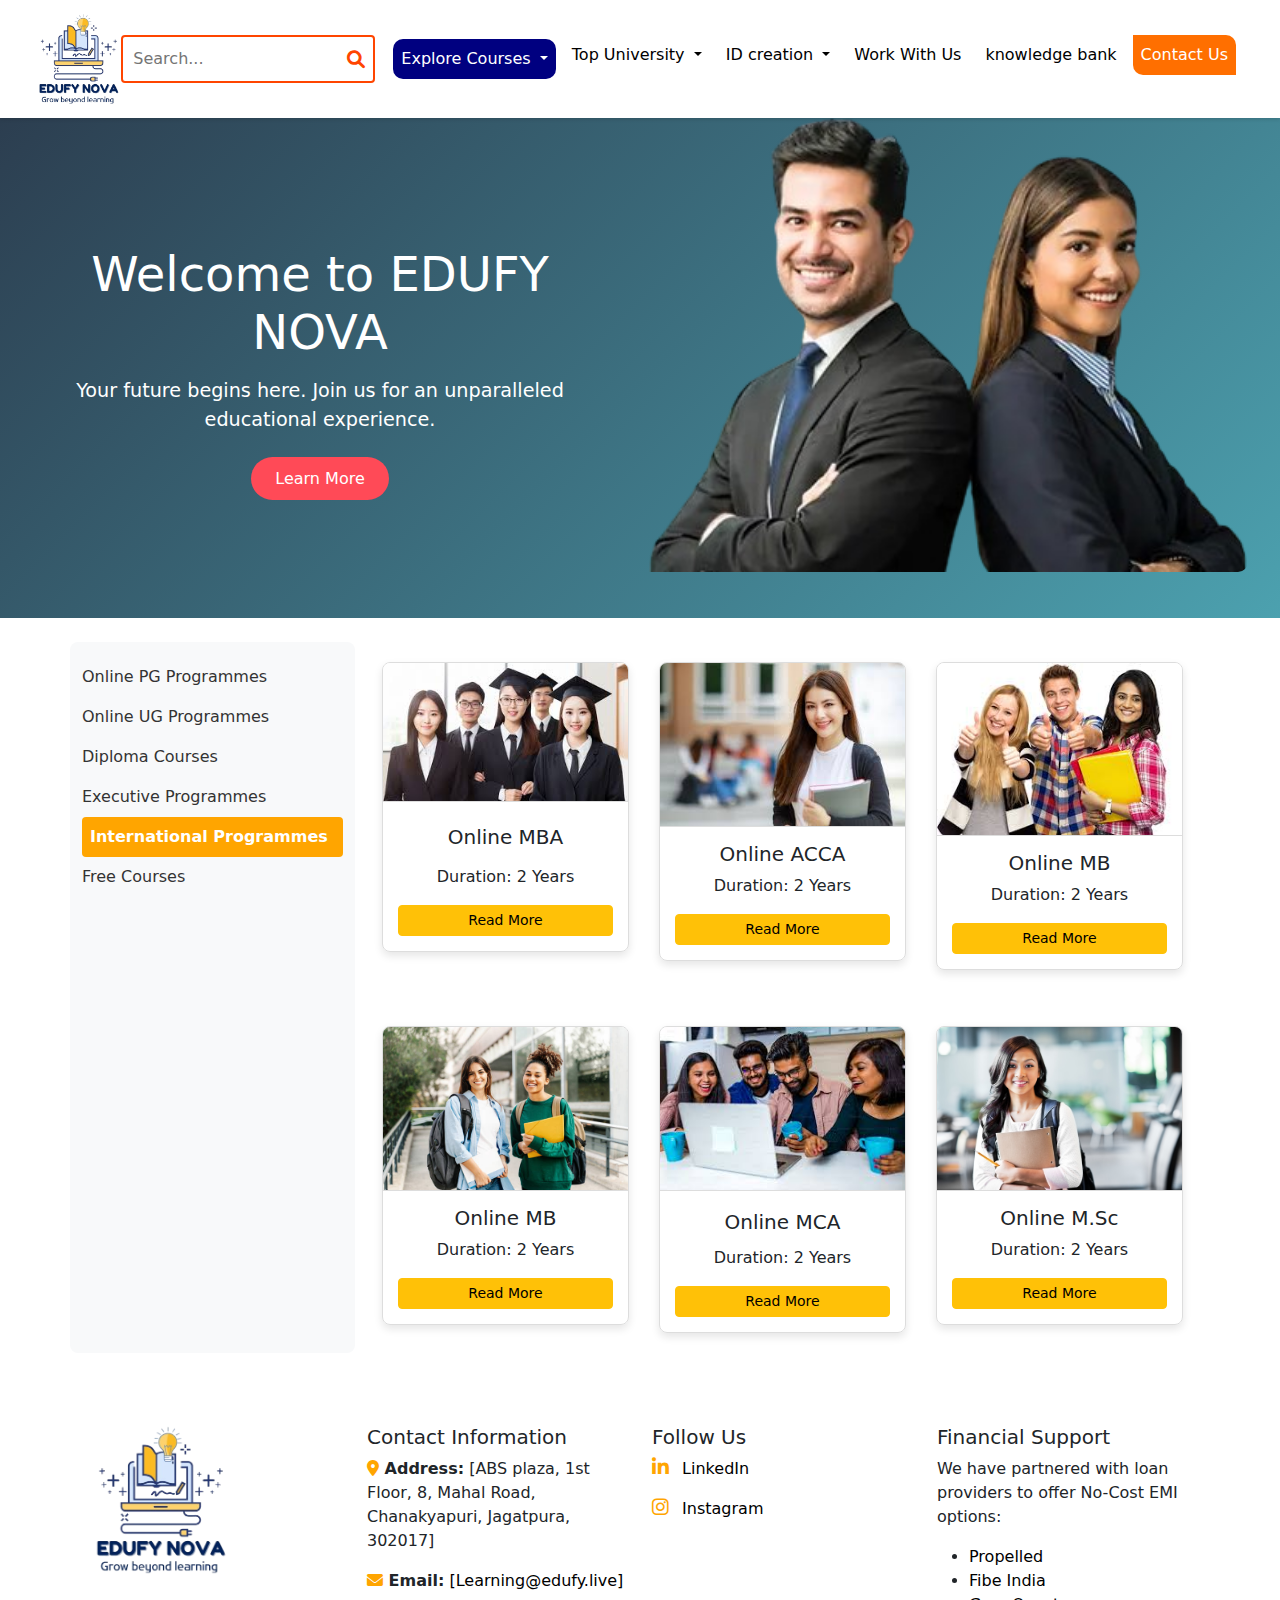
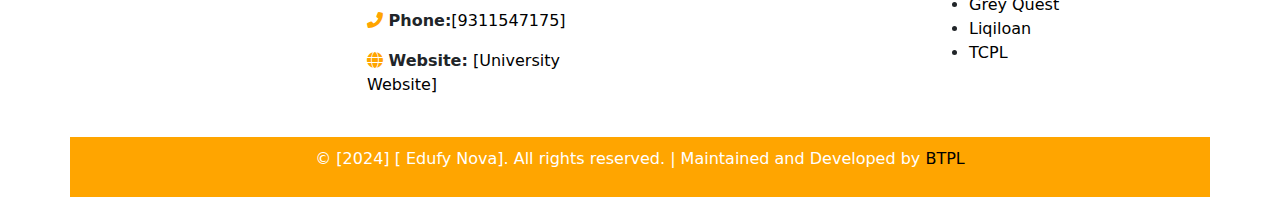
<file: inter.html>
<!DOCTYPE html>
<html lang="en">

<head>
    <meta charset="UTF-8">
    <meta name="viewport" content="width=device-width, initial-scale=1.0">
    <title> EDUFY NOVA</title>
    <link rel="stylesheet" href="style.css">
    <script src="https://code.jquery.com/jquery-3.6.0.min.js"></script>
    <link href="https://cdn.jsdelivr.net/npm/bootstrap@5.3.3/dist/css/bootstrap.min.css" rel="stylesheet"
        crossorigin="anonymous">
    <link rel="shortcut icon" type="image/x-icon" href="imges/logo.jpg" style="border-radius: 50%;">
    <script>
        $(function () {
            $("#header").load("header.html");
            $("#footer").load("footer.html");
        });
    </script>
</head>
<body>
    <div id="header"></div>

    <header class="hero-section">
        <div class="hero-content">
            <div class="hero-text">
                <h1>Welcome to EDUFY NOVA</h1>
                <p>Your future begins here. Join us for an unparalleled educational experience.</p>
                <a href="#learn-more" class="hero-btn">Learn More</a>
            </div>
            <div class="hero-image" style="margin-top: 10rem; ">
                <img src="imges/bn2 (2).png" alt="University Campus" style="margin-bottom: 13rem;">
            </div>
        </div>
    </header>

    <div class="container py-4">
        <div class="row">
            <!-- Navigation Menu -->
            <div class="col-md-3 nav-menu">
                <a href="pg.html">Online PG Programmes</a>
                <a href="ug.html">Online UG Programmes</a>
                <a href="diploma.html">Diploma Courses</a>
                <a href="exect.html">Executive Programmes</a>
                <a href="inter.html" class="active">International Programmes</a>
                <a href="fre.html">Free Courses</a>
            </div>
            
            <!-- Course Cards -->
            <div class="col-md-9">
                <div class="row g-3">
                    <div class="   d-flex flex-column flex-md-row">
                    <div class="col-md-4">
                        <div class="course-card">
                            <img src="imges/studt3.jpeg" alt="Course" class="course-image ">
                            <div class="course-content">
                                <h5 class="py-2">Online MBA</h5>
                                <p>Duration: 2 Years</p>
                                <a href="https://deb.ugc.ac.in/" class="btn btn-warning btn-sm w-100">Read More</a>
                            </div>
                        </div>
                    </div>
                
                        <div class="col-md-4">
                            <div class="course-card">
                                <img src="imges/student3.jpeg" alt="Course" class="course-image w-100">
                                <div class="course-content">
                                    <h5>Online ACCA</h5>
                                    <p>Duration: 2 Years</p>
                                    <a href="https://www.learningroutes.in/courses/online-mca" class="btn btn-warning btn-sm w-100">Read More</a>
                                </div>
                            </div>
                        </div>
                        
                            <div class="col-md-4">
                                <div class="course-card">
                                    <img src="imges/student2.jpeg" alt="Course" class="course-image">
                                    <div class="course-content">
                                        <h5>Online MB</h5>
                                        <p>Duration: 2 Years</p>
                                        <a href="https://www.learningroutes.in/courses/online-mca" class="btn btn-warning btn-sm w-100">Read More</a>
                                    </div>
                                </div>
                            </div>
                            </div>
                            <div class="  d-flex flex-column flex-md-row">
                            
                                <div class="col-md-4">
                                    <div class="course-card">
                                        <img src="imges/studebt2.jpg" alt="Course" class="course-image">
                                        <div class="course-content">
                                            <h5>Online MB</h5>
                                            <p>Duration: 2 Years</p>
                                            <a href="https://www.learningroutes.in/courses/distance-mba" class="btn btn-warning btn-sm w-100">Read More</a>
                                        </div>
                                    </div>
                                </div>
                    
                                    <div class="col-md-4">
                                        <div class="course-card">
                                            <img src="imges/stude1.jpeg" alt="Course" class="course-image w-100">
                                            <div class="course-content ">
                                                <h5 class="py-1">Online MCA</h5>
                                                <p>Duration: 2 Years</p>
                                                <a href="https://www.aicte-india.org/" target="_blank" class="btn btn-warning btn-sm w-100">Read More</a>
                                            </div>
                                        </div>
                                    </div>
                        
                                        <div class="col-md-4">
                                            <div class="course-card">
                                                <img src="imges/st1.jpeg" alt="Course" class="course-image">
                                                <div class="course-content">
                                                    <h5>Online M.Sc</h5>
                                                    <p>Duration: 2 Years</p>
                                                    <a href="https://www.vgu.ac.in/" target="_blank" class="btn btn-warning btn-sm w-100">Read More</a>
                                                </div>
                                            </div>
                                        </div>
                            
                                           
                                           
                                                </div>
                    <!-- Repeat for other courses -->
                </div>
            </div>
        </div>
    </div>

</div>
</div>
</div>
</div>
</div>
</div>
</div>







    
    <div id="footer"></div>
    <!-- Scripts for Bootstrap Functionality -->
    <!-- Bootstrap JS and Popper.js -->
    <script src="https://cdn.jsdelivr.net/npm/@popperjs/core@2.11.6/dist/umd/popper.min.js"></script>
    <script src="https://cdn.jsdelivr.net/npm/bootstrap@5.3.0-alpha1/dist/js/bootstrap.min.js"></script>
    <script src="https://cdn.jsdelivr.net/npm/@popperjs/core@2.5.2/dist/umd/popper.min.js"></script>
    <script src="https://cdn.jsdelivr.net/npm/bootstrap@5.3.3/dist/js/bootstrap.bundle.min.js"
        crossorigin="anonymous"></script>
</body>

</html>
</file>
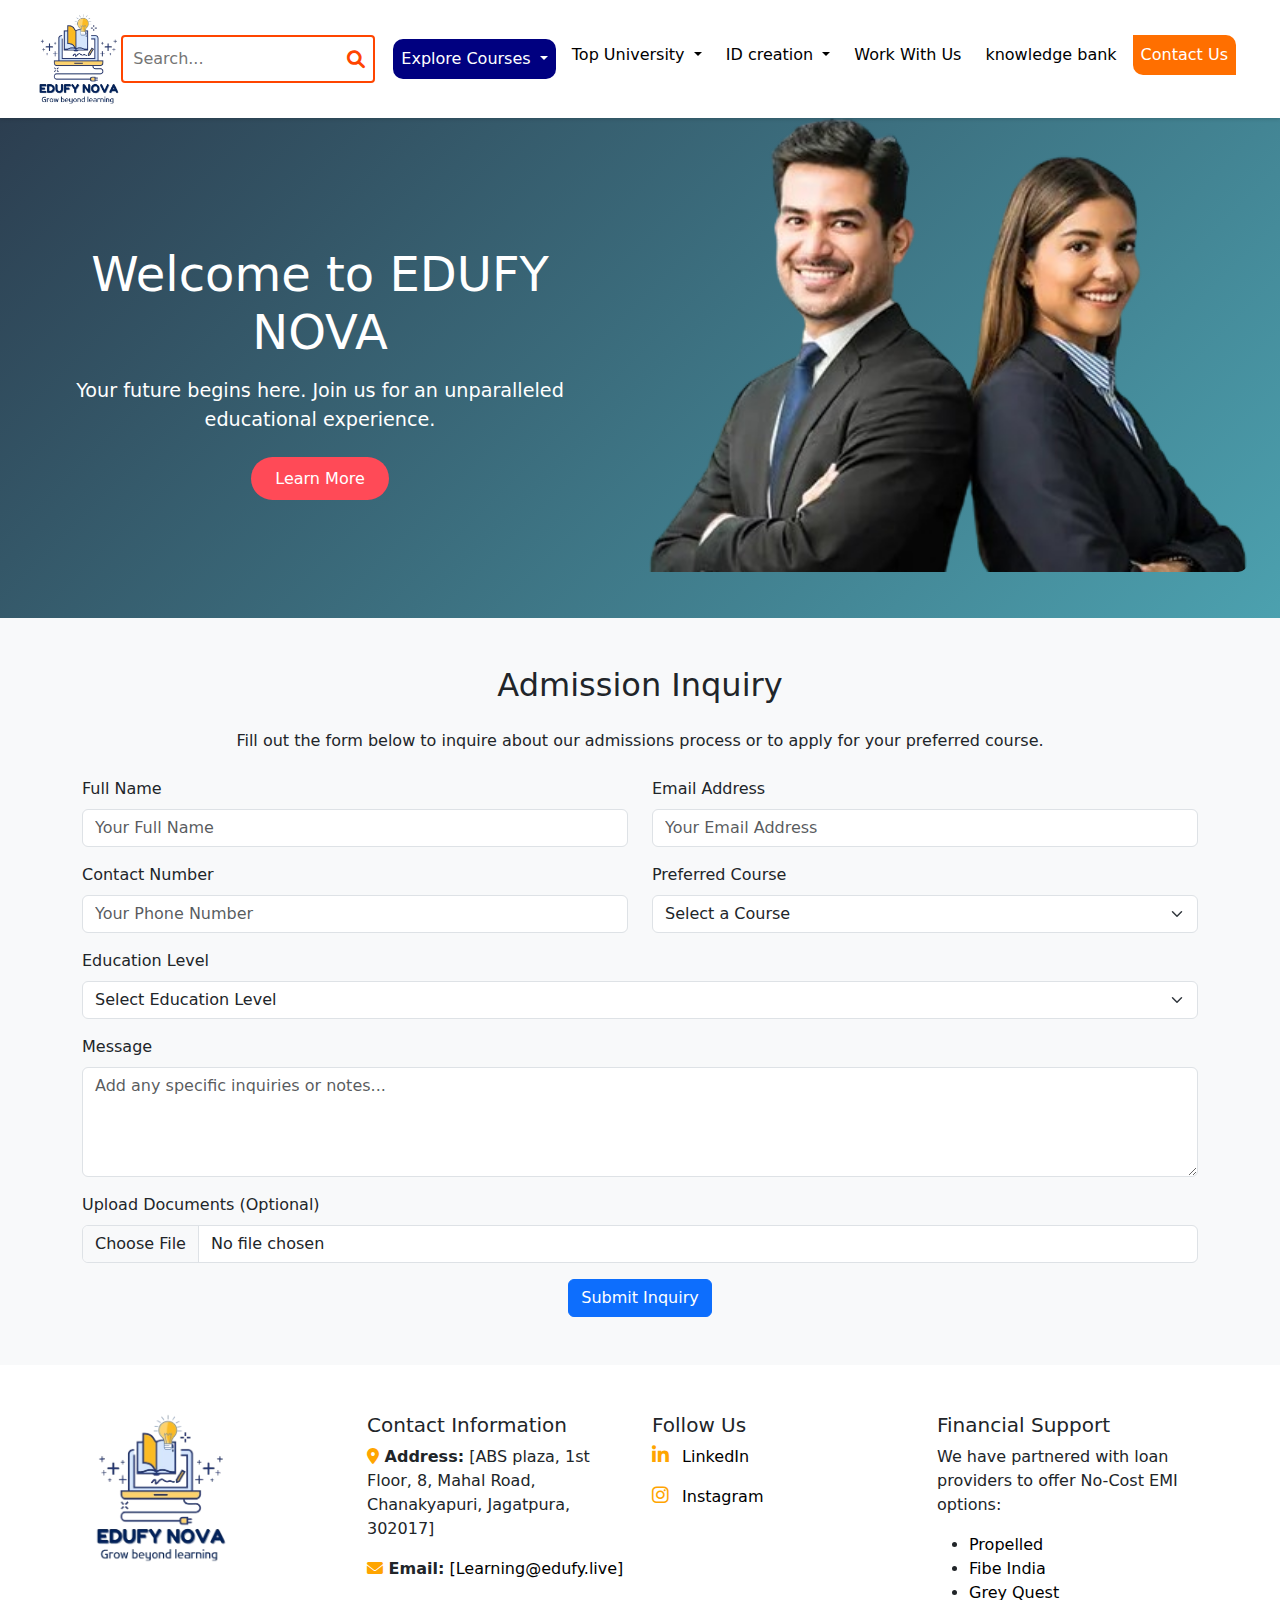
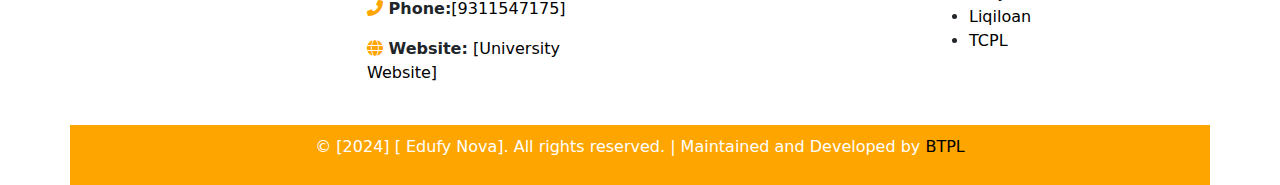
<file: iqury.html>
<!DOCTYPE html>
<html lang="en">

<head>
    <meta charset="UTF-8">
    <meta name="viewport" content="width=device-width, initial-scale=1.0">
    <title> EDUFY NOVA</title>
    <link rel="stylesheet" href="style.css">
    <script src="https://code.jquery.com/jquery-3.6.0.min.js"></script>
    <link href="https://cdn.jsdelivr.net/npm/bootstrap@5.3.3/dist/css/bootstrap.min.css" rel="stylesheet"
        crossorigin="anonymous">
    <link rel="shortcut icon" type="image/x-icon" href="imges/logo.jpg" style="border-radius: 50%;">
    <script>
        $(function () {
            $("#header").load("header.html");
            $("#footer").load("footer.html");
        });
    </script>
</head>
<body>
    <div id="header"></div>

    <header class="hero-section">
        <div class="hero-content">
            <div class="hero-text">
                <h1>Welcome to EDUFY NOVA</h1>
                <p>Your future begins here. Join us for an unparalleled educational experience.</p>
                <a href="#learn-more" class="hero-btn">Learn More</a>
            </div>
            <div class="hero-image" style="margin-top: 10rem; ">
                <img src="imges/bn2 (2).png" alt="University Campus" style="margin-bottom: 13rem;">
            </div>
        </div>
    </header>

    <section id="admission-inquiry" class="p-5 bg-light">
        <div class="container">
          <h2 class="text-center mb-4">Admission Inquiry</h2>
          <p class="text-center">Fill out the form below to inquire about our admissions process or to apply for your preferred course.</p>
          <form action="/submit-admission-inquiry" method="POST" enctype="multipart/form-data" class="mt-4">
            <div class="row">
              <div class="col-md-6 mb-3">
                <label for="applicant-name" class="form-label">Full Name</label>
                <input type="text" class="form-control" id="applicant-name" name="applicant_name" placeholder="Your Full Name" required>
              </div>
              <div class="col-md-6 mb-3">
                <label for="email" class="form-label">Email Address</label>
                <input type="email" class="form-control" id="email" name="email" placeholder="Your Email Address" required>
              </div>
            </div>
            <div class="row">
              <div class="col-md-6 mb-3">
                <label for="contact-number" class="form-label">Contact Number</label>
                <input type="tel" class="form-control" id="contact-number" name="contact_number" placeholder="Your Phone Number" required>
              </div>
              <div class="col-md-6 mb-3">
                <label for="preferred-course" class="form-label">Preferred Course</label>
                <select class="form-select" id="preferred-course" name="preferred_course" required>
                  <option selected disabled>Select a Course</option>
                  <option value="computer-science">Computer Science</option>
                  <option value="business-management">Business Management</option>
                  <option value="data-science">Data Science</option>
                  <option value="engineering">Engineering</option>
                </select>
              </div>
            </div>
            <div class="mb-3">
              <label for="education-level" class="form-label">Education Level</label>
              <select class="form-select" id="education-level" name="education_level" required>
                <option selected disabled>Select Education Level</option>
                <option value="undergraduate">Undergraduate</option>
                <option value="postgraduate">Postgraduate</option>
                <option value="diploma">Diploma</option>
              </select>
            </div>
            <div class="mb-3">
              <label for="message" class="form-label">Message</label>
              <textarea class="form-control" id="message" name="message" rows="4" placeholder="Add any specific inquiries or notes..." required></textarea>
            </div>
            <div class="mb-3">
              <label for="upload-documents" class="form-label">Upload Documents (Optional)</label>
              <input type="file" class="form-control" id="upload-documents" name="upload_documents">
            </div>
            <div class="text-center">
              <button type="submit" class="btn btn-primary">Submit Inquiry</button>
            </div>
          </form>
        </div>
      </section>
      







    
    <div id="footer"></div>
    <!-- Scripts for Bootstrap Functionality -->
    <!-- Bootstrap JS and Popper.js -->
    <script src="https://cdn.jsdelivr.net/npm/@popperjs/core@2.11.6/dist/umd/popper.min.js"></script>
    <script src="https://cdn.jsdelivr.net/npm/bootstrap@5.3.0-alpha1/dist/js/bootstrap.min.js"></script>
    <script src="https://cdn.jsdelivr.net/npm/@popperjs/core@2.5.2/dist/umd/popper.min.js"></script>
    <script src="https://cdn.jsdelivr.net/npm/bootstrap@5.3.3/dist/js/bootstrap.bundle.min.js"
        crossorigin="anonymous"></script>
</body>

</html>
</file>
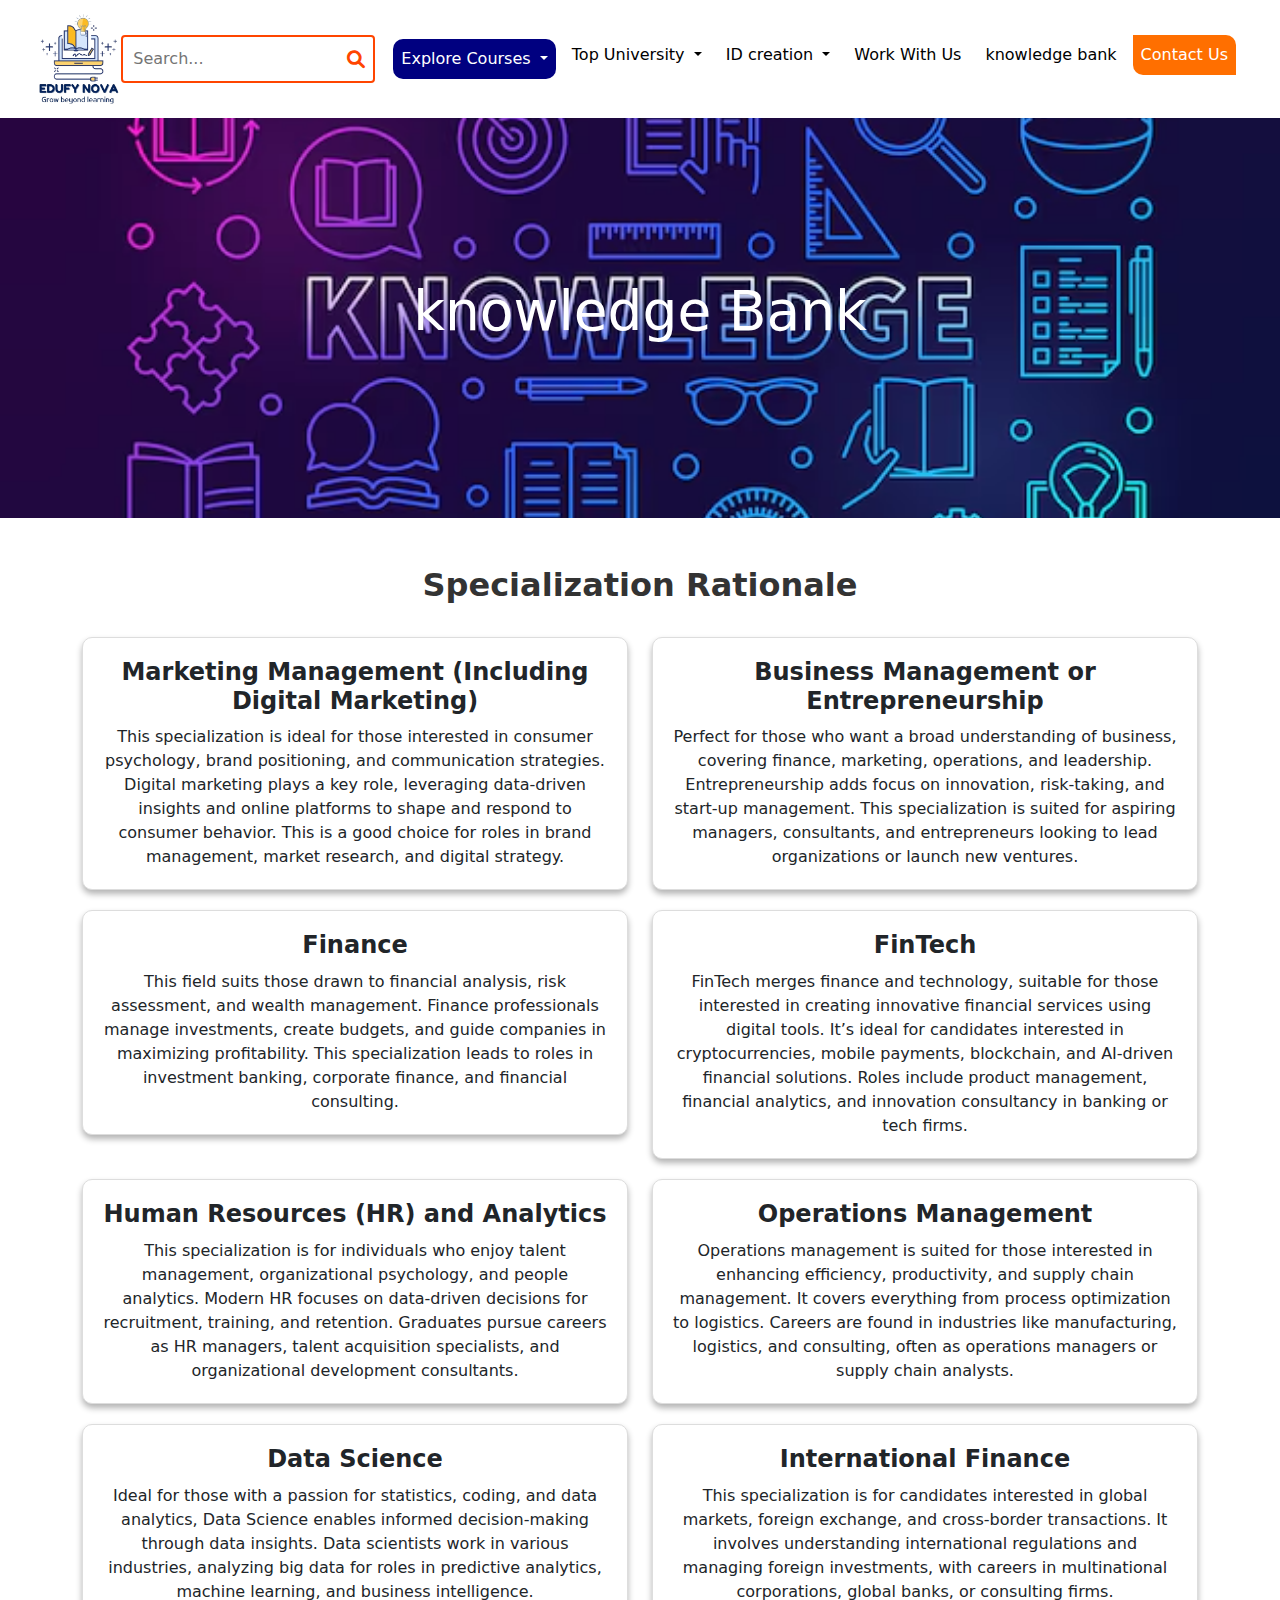
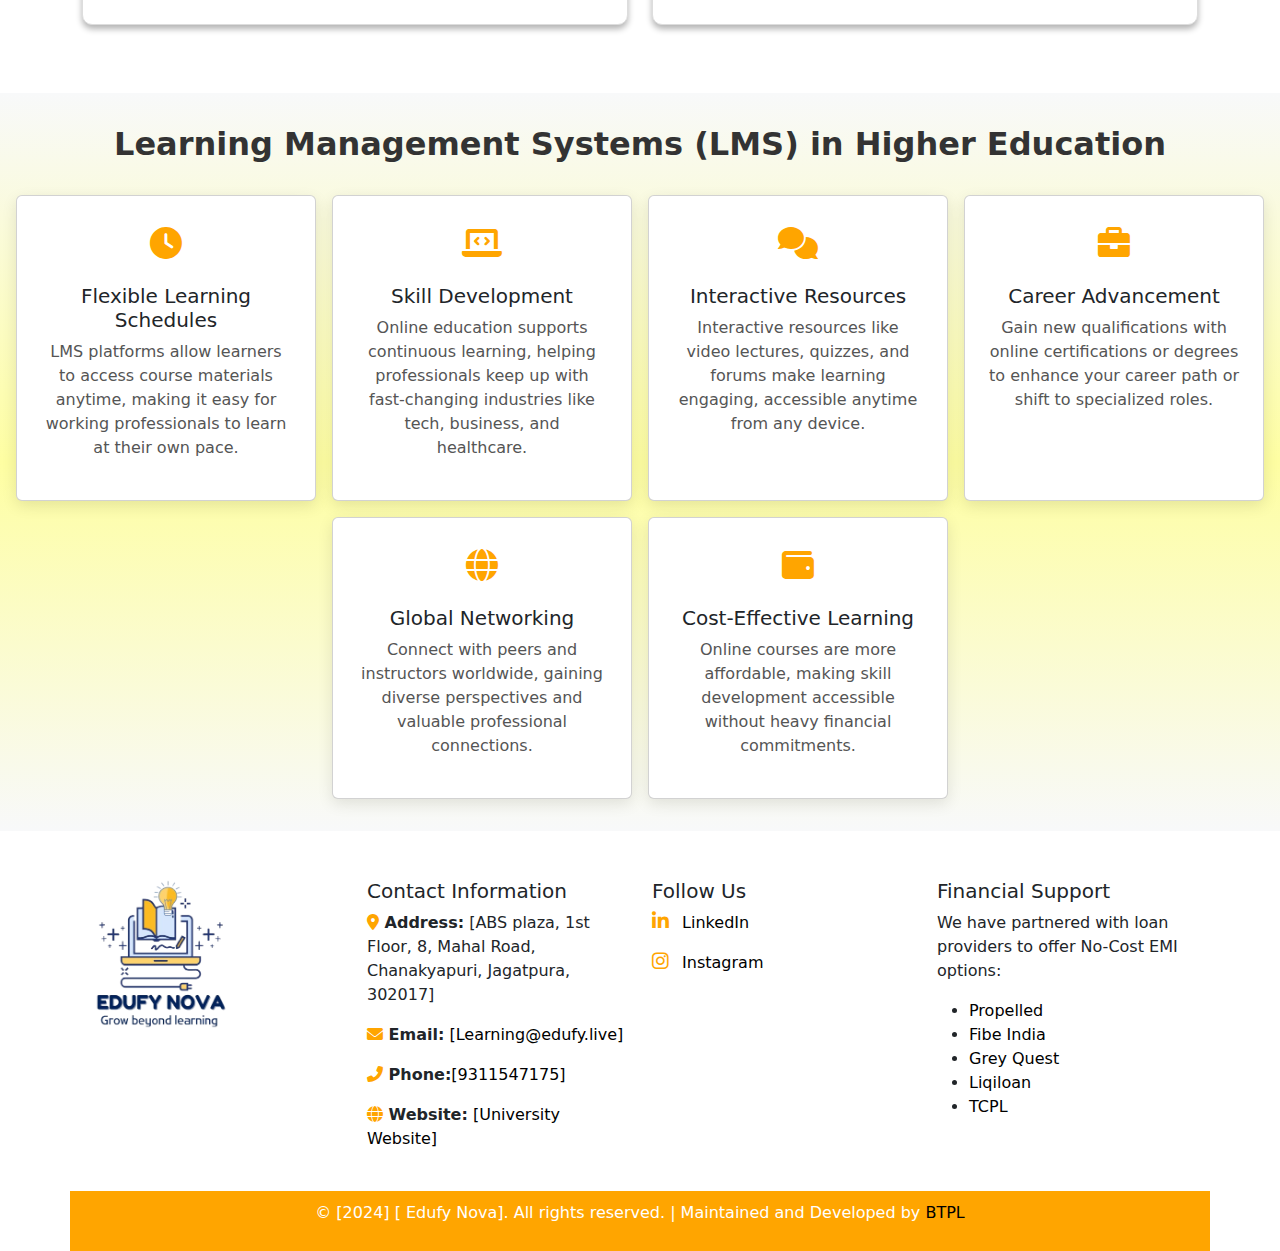
<file: manger.html>
<!DOCTYPE html>
<html lang="en">

<head>
    <meta charset="UTF-8">
    <meta name="viewport" content="width=device-width, initial-scale=1.0">
    <title> EDUFY NOVA</title>
    <link rel="stylesheet" href="style.css">
    <script src="https://code.jquery.com/jquery-3.6.0.min.js"></script>
    <link href="https://cdn.jsdelivr.net/npm/bootstrap@5.3.3/dist/css/bootstrap.min.css" rel="stylesheet"
        crossorigin="anonymous">
    <link rel="shortcut icon" type="image/x-icon" href="imges/logo.jpg" style="border-radius: 50%;">
    <script>
        $(function () {
            $("#header").load("header.html");
            $("#footer").load("footer.html");
        });
    </script>
     <style>
        .cartficate {
            width: 100%;
            height: 400px;
            /* Set the height as per your requirement */
            position: relative;
        }

        .image-container {
            background-image: url('./imges/khonw.png');
            background-size: cover;
            background-position: center;
            background-repeat: no-repeat;
            width: 100%;
            height: 100%;
        }
        
    .section-title {
      text-align: center;
      font-size: 2rem;
      margin-bottom: 30px;
      font-weight: bold;
    }

    .specialization-card {
      /* background: linear-gradient(145deg, #0d2e55, #0a2546); */
      border-radius: 10px;
      padding: 20px;
      margin-bottom: 20px;
      box-shadow: 0 4px 6px rgba(0, 0, 0, 0.3);
      transition: all 0.3s ease;
    }

    .specialization-card h5 {
      font-size: 1.5rem;
      font-weight: bold;
      margin-bottom: 10px;
    }

    .specialization-card p {
      margin-bottom: 0;
    }

    .specialization-card:hover {
      transform: translateY(-5px);
      box-shadow: 0 8px 12px rgba(0, 0, 0, 0.5);
    }
    .left-section {
      background-color: #fdf4e3;
      text-align: center;
      display: flex;
      align-items: center;
      justify-content: center;
      padding: 20px;
    }

    .left-section img {
      max-width: 100%;
      height: auto;
    }

    .right-section {
      background-color: #fff;
      padding: 30px;
      border-radius: 8px;
      box-shadow: 0px 4px 6px rgba(0, 0, 0, 0.1);
    }



/* Section Styling */

/* Section Styling */
.lms-section {
    padding: 2rem 1rem;
    text-align: center;
    background: linear-gradient(to bottom, #F8F9FA, rgb(254, 254, 162), #F8F9FA);
    color: #fff;
}

.section-title {
    font-size: 2rem;
    margin-bottom: 2rem;
}

/* Cards Container */
.cards-container {
    display: flex;
    flex-wrap: wrap;
    gap: 1rem;
    justify-content: center;
}

/* Individual Card */
.card {
    background-color: #fff;
    color: #333;
    border-radius: 8px;
    padding: 1.5rem;
    text-align: center;
    box-shadow: 0 5px 15px rgba(0, 0, 0, 0.1);
    transition: transform 0.3s ease, box-shadow 0.3s ease;
    width: calc(33.333% - 1rem); /* Makes three cards fit in one row */
    max-width: 300px; /* Optional: Limit card width */
    position: relative;
    overflow: hidden;
}

/* Hover Animation */
.card:hover {
    transform: translateY(-10px);
    box-shadow: 0 10px 20px rgba(0, 0, 0, 0.2);
}

.card:hover::after {
    content: "";
    position: absolute;
    top: 0;
    left: 0;
    width: 100%;
    height: 100%;
    background: rgba(106, 17, 203, 0.2);
    border-radius: 8px;
    opacity: 0;
    animation: fade-in 0.3s forwards;
}

@keyframes fade-in {
    to {
        opacity: 1;
    }
}

/* Icons */
.icon {
    font-size: 2rem;
    color: #6a11cb;
    margin-bottom: 1rem;
}

.card h2 {
    font-size: 1.25rem;
    margin-bottom: 0.5rem;
}

.card p {
    font-size: 1rem;
    line-height: 1.5;
    color: #555;
}

/* Responsive Adjustments */
@media (max-width: 768px) {
    .card {
        flex: 1 1 calc(50% - 1rem); /* Two cards per row on tablets */
    }
}

@media (max-width: 480px) {
    .card {
        flex: 1 1 100%; /* One card per row on small screens */
    }
}
    </style>
</head>
<body>
    <div id="header"></div>

    <header class="cartficate">
        <div class="image-container">
            <h1 class="text-center text-white" style="padding-top: 10rem; font-size: 55px;">knowledge Bank</h1>
       </div>
    </header>


    <section >
        <div class="container py-5">
          <h2 class="section-title " >Specialization Rationale
        </h2>
          <div class="row">
            <div class="col-md-6">
              <div class="specialization-card">
                <h5>Marketing Management (Including Digital Marketing)</h5>
                <p>This specialization is ideal for those interested in consumer psychology, brand positioning, and communication strategies. Digital marketing plays a key role, leveraging data-driven insights and online platforms to shape and respond to consumer behavior. This is a good choice for roles in brand management, market research, and digital strategy.</p>
              </div>
            </div>
            <div class="col-md-6">
              <div class="specialization-card">
                <h5>Business Management or Entrepreneurship</h5>
                <p>Perfect for those who want a broad understanding of business, covering finance, marketing, operations, and leadership. Entrepreneurship adds focus on innovation, risk-taking, and start-up management. This specialization is suited for aspiring managers, consultants, and entrepreneurs looking to lead organizations or launch new ventures.</p>
              </div>
            </div>
            <div class="col-md-6">
              <div class="specialization-card">
                <h5>Finance</h5>
                <p>This field suits those drawn to financial analysis, risk assessment, and wealth management. Finance professionals manage investments, create budgets, and guide companies in maximizing profitability. This specialization leads to roles in investment banking, corporate finance, and financial consulting.</p>
              </div>
            </div>
            <div class="col-md-6">
              <div class="specialization-card">
                <h5>FinTech</h5>
                <p>FinTech merges finance and technology, suitable for those interested in creating innovative financial services using digital tools. It’s ideal for candidates interested in cryptocurrencies, mobile payments, blockchain, and AI-driven financial solutions. Roles include product management, financial analytics, and innovation consultancy in banking or tech firms.</p>
              </div>
            </div>
            <div class="col-md-6">
              <div class="specialization-card">
                <h5>Human Resources (HR) and Analytics</h5>
                <p>This specialization is for individuals who enjoy talent management, organizational psychology, and people analytics. Modern HR focuses on data-driven decisions for recruitment, training, and retention. Graduates pursue careers as HR managers, talent acquisition specialists, and organizational development consultants.</p>
              </div>
            </div>
            <div class="col-md-6">
              <div class="specialization-card">
                <h5>Operations Management</h5>
                <p>Operations management is suited for those interested in enhancing efficiency, productivity, and supply chain management. It covers everything from process optimization to logistics. Careers are found in industries like manufacturing, logistics, and consulting, often as operations managers or supply chain analysts.</p>
              </div>
            </div>
            <div class="col-md-6">
              <div class="specialization-card">
                <h5>Data Science</h5>
                <p>Ideal for those with a passion for statistics, coding, and data analytics, Data Science enables informed decision-making through data insights. Data scientists work in various industries, analyzing big data for roles in predictive analytics, machine learning, and business intelligence.</p>
              </div>
            </div>
            <div class="col-md-6">
              <div class="specialization-card">
                <h5>International Finance</h5>
                <p>This specialization is for candidates interested in global markets, foreign exchange, and cross-border transactions. It involves understanding international regulations and managing foreign investments, with careers in multinational corporations, global banks, or consulting firms.</p>
              </div>
            </div>
          </div>
        </div>
  </section>


  <!-- <section class="lms-section">
    <h1 class="section-title">Learning Management Systems (LMS) in Higher Education</h1>
    <div class="cards-container">
        <div class="card">
            <div class="icon"><i class="fas fa-clock"></i></div>
            <h2>Flexible Learning Schedules</h2>
            <p>LMS platforms allow learners to access course materials anytime, making it easy for working professionals to learn at their own pace.</p>
        </div>
        <div class="card">
            <div class="icon"><i class="fas fa-laptop-code"></i></div>
            <h2>Skill Development</h2>
            <p>Online education supports continuous learning, helping professionals keep up with fast-changing industries like tech, business, and healthcare.</p>
        </div>
        <div class="card">
            <div class="icon"><i class="fas fa-comments"></i></div>
            <h2>Interactive Resources</h2>
            <p>Interactive resources like video lectures, quizzes, and forums make learning engaging, accessible anytime from any device.</p>
        </div>
    </div>
</section> -->

<section class="lms-section">
    <h1 class="section-title">Learning Management Systems (LMS) in Higher Education</h1>
    <div class="cards-container">
        <div class="card">
            <div class="icon"><i class="fas fa-clock"></i></div>
            <h2>Flexible Learning Schedules</h2>
            <p>LMS platforms allow learners to access course materials anytime, making it easy for working professionals to learn at their own pace.</p>
        </div>
        <div class="card">
            <div class="icon"><i class="fas fa-laptop-code"></i></div>
            <h2>Skill Development</h2>
            <p>Online education supports continuous learning, helping professionals keep up with fast-changing industries like tech, business, and healthcare.</p>
        </div>
        <div class="card">
            <div class="icon"><i class="fas fa-comments"></i></div>
            <h2>Interactive Resources</h2>
            <p>Interactive resources like video lectures, quizzes, and forums make learning engaging, accessible anytime from any device.</p>
        </div>
        <div class="card">
            <div class="icon"><i class="fas fa-briefcase"></i></div>
            <h2>Career Advancement</h2>
            <p>Gain new qualifications with online certifications or degrees to enhance your career path or shift to specialized roles.</p>
        </div>
        <div class="card">
            <div class="icon"><i class="fas fa-globe"></i></div>
            <h2>Global Networking</h2>
            <p>Connect with peers and instructors worldwide, gaining diverse perspectives and valuable professional connections.</p>
        </div>
        <div class="card">
            <div class="icon"><i class="fas fa-wallet"></i></div>
            <h2>Cost-Effective Learning</h2>
            <p>Online courses are more affordable, making skill development accessible without heavy financial commitments.</p>
        </div>
    </div>
</section>


    
    <div id="footer"></div>
    <!-- Scripts for Bootstrap Functionality -->
    <!-- Bootstrap JS and Popper.js -->
    <script src="https://cdn.jsdelivr.net/npm/@popperjs/core@2.11.6/dist/umd/popper.min.js"></script>
    <script src="https://cdn.jsdelivr.net/npm/bootstrap@5.3.0-alpha1/dist/js/bootstrap.min.js"></script>
    <script src="https://cdn.jsdelivr.net/npm/@popperjs/core@2.5.2/dist/umd/popper.min.js"></script>
    <script src="https://cdn.jsdelivr.net/npm/bootstrap@5.3.3/dist/js/bootstrap.bundle.min.js"
        crossorigin="anonymous"></script>
</body>

</html>
</file>
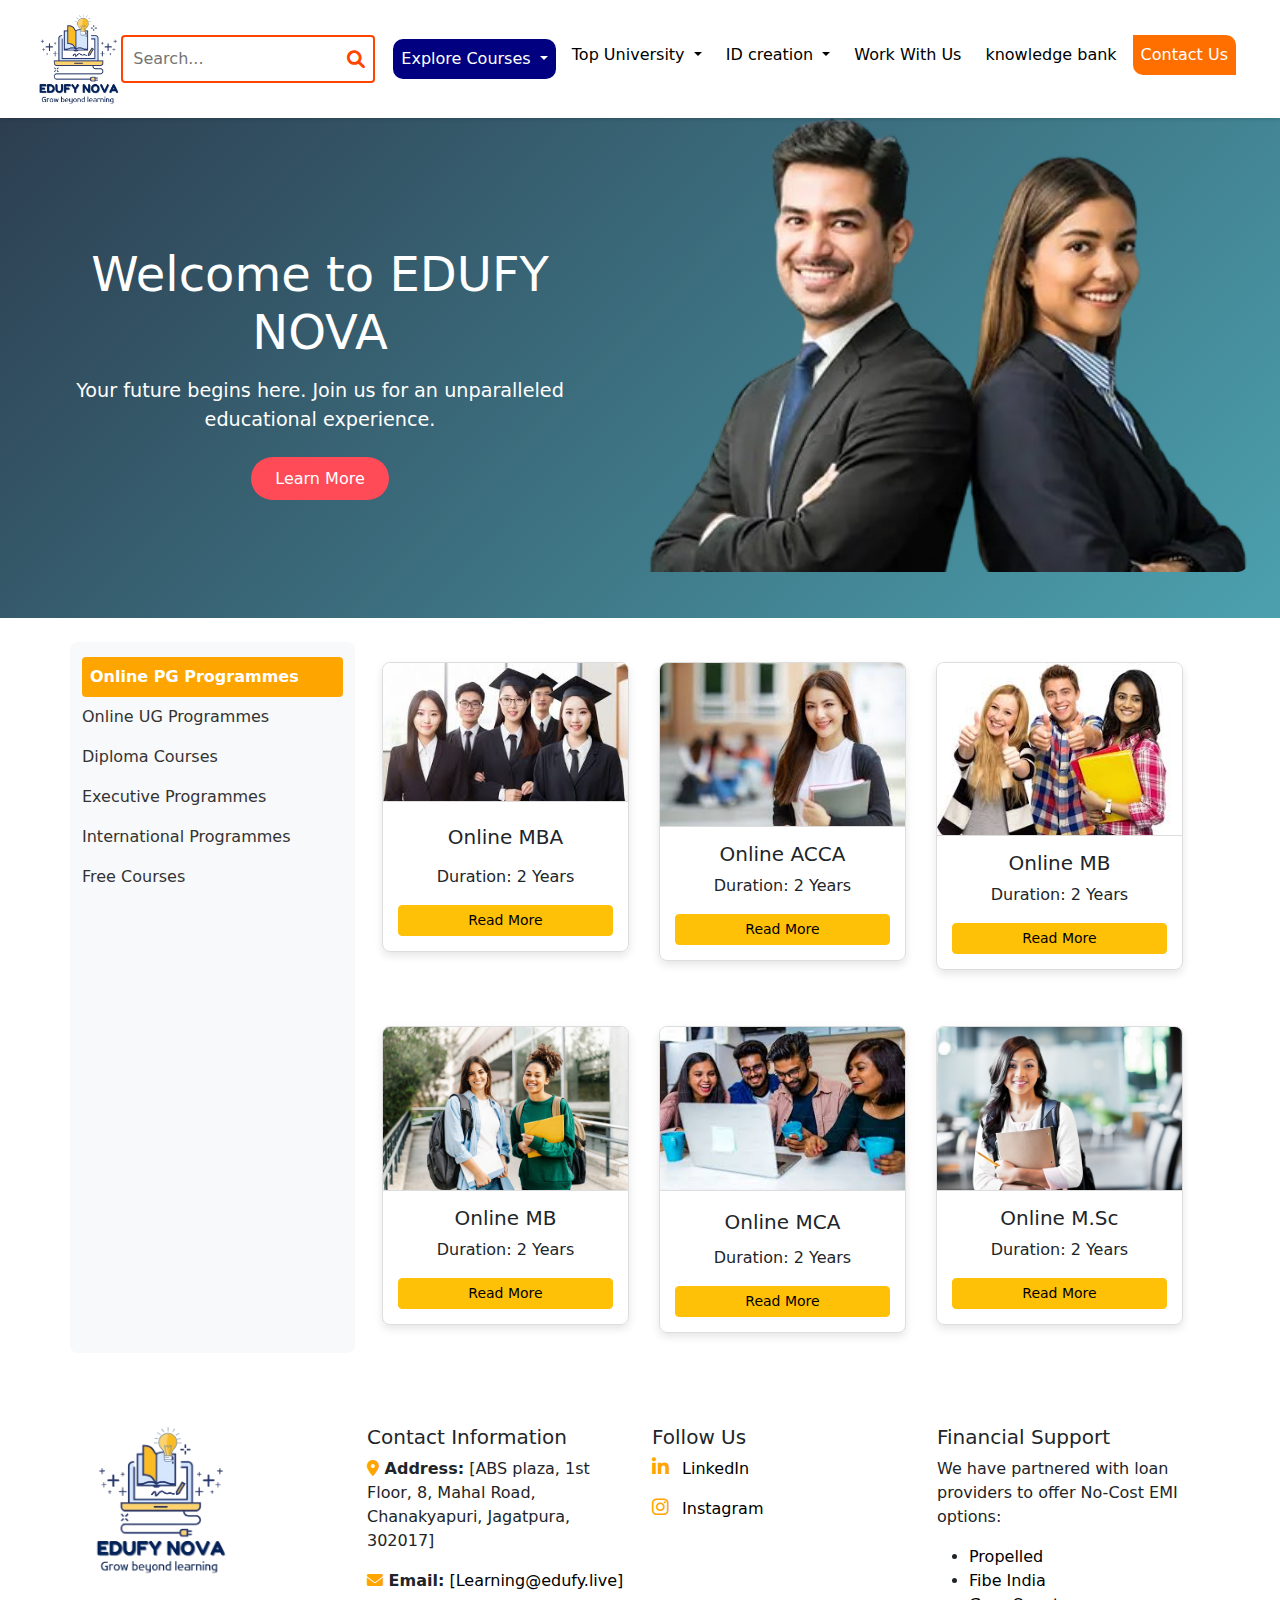
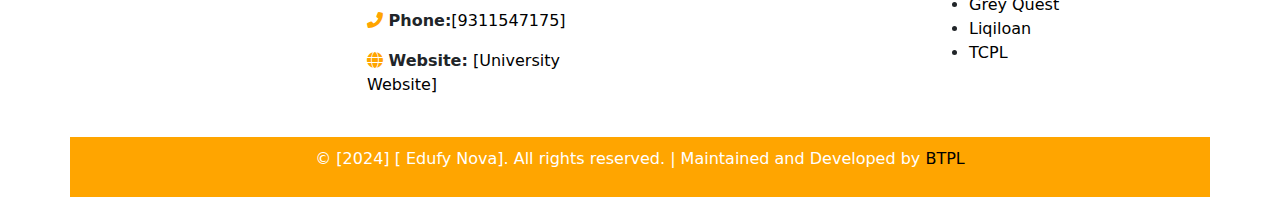
<file: pg.html>
<!DOCTYPE html>
<html lang="en">

<head>
    <meta charset="UTF-8">
    <meta name="viewport" content="width=device-width, initial-scale=1.0">
    <title> EDUFY NOVA</title>
    <link rel="stylesheet" href="style.css">
    <script src="https://code.jquery.com/jquery-3.6.0.min.js"></script>
    <link href="https://cdn.jsdelivr.net/npm/bootstrap@5.3.3/dist/css/bootstrap.min.css" rel="stylesheet"
        crossorigin="anonymous">
    <link rel="shortcut icon" type="image/x-icon" href="imges/logo.jpg" style="border-radius: 50%;">
    <script>
        $(function () {
            $("#header").load("header.html");
            $("#footer").load("footer.html");
        });
    </script>
</head>

<body>
    <div id="header"></div>

    <header class="hero-section">
        <div class="hero-content">
            <div class="hero-text">
                <h1>Welcome to EDUFY NOVA</h1>
                <p>Your future begins here. Join us for an unparalleled educational experience.</p>
                <a href="#learn-more" class="hero-btn">Learn More</a>
            </div>
            <div class="hero-image" style="margin-top: 10rem; ">
                <img src="imges/bn2 (2).png" alt="University Campus" style="margin-bottom: 13rem;">
            </div>
        </div>
    </header>

    <div class="container py-4">
        <div class="row">
            <!-- Navigation Menu -->
            <div class="col-md-3 nav-menu">
                <a href="pg.html" class="active">Online PG Programmes</a>
                <a href="ug.html">Online UG Programmes</a>
                <a href="diploma.html">Diploma Courses</a>
                <a href="exect.html">Executive Programmes</a>
                <a href="inter.html">International Programmes</a>
                <a href="fre.html">Free Courses</a>
            </div>

            <!-- Course Cards -->
            <div class="col-md-9">
                <div class="row g-3">
                    <div class="   d-flex flex-column flex-md-row">
                        <div class="col-md-4">
                            <div class="course-card">
                                <img src="imges/studt3.jpeg" alt="Course" class="course-image ">
                                <div class="course-content">
                                    <h5 class="py-2">Online MBA</h5>
                                    <p>Duration: 2 Years</p>
                                    <a href="https://www.ugc.gov.in/"    target="_blank"   class="btn btn-warning btn-sm w-100">Read More</a>
                                </div>
                            </div>
                        </div>

                        <div class="col-md-4">
                            <div class="course-card">
                                <img src="imges/student3.jpeg" alt="Course" class="course-image w-100">
                                <div class="course-content">
                                    <h5>Online ACCA</h5>
                                    <p>Duration: 2 Years</p>
                                    <a href="https://www.aicte-india.org/" target="_blank"
                                        class="btn btn-warning btn-sm w-100">Read More</a>
                                </div>
                            </div>
                        </div>

                        <div class="col-md-4">
                            <div class="course-card">
                                <img src="imges/student2.jpeg" alt="Course" class="course-image">
                                <div class="course-content">
                                    <h5>Online MB</h5>
                                    <p>Duration: 2 Years</p>
                                    <a href="https://www.wes.org/" target="_blank"
                                        class="btn btn-warning btn-sm w-100">Read More</a>
                                </div>
                            </div>
                        </div>
                    </div>
                    <div class="  d-flex flex-column flex-md-row">

                        <div class="col-md-4">
                            <div class="course-card">
                                <img src="imges/studebt2.jpg" alt="Course" class="course-image">
                                <div class="course-content">
                                    <h5>Online MB</h5>
                                    <p>Duration: 2 Years</p>
                                    <a href="https://www.nbaind.org/" target="_blank"
                                        class="btn btn-warning btn-sm w-100">Read More</a>
                                </div>
                            </div>
                        </div>

                        <div class="col-md-4">
                            <div class="course-card">
                                <img src="imges/stude1.jpeg" alt="Course" class="course-image w-100">
                                <div class="course-content ">
                                    <h5 class="py-1">Online MCA</h5>
                                    <p>Duration: 2 Years</p>
                                    <a href="http://www.naac.gov.in/index.php/en/" target="_blank"
                                        class="btn btn-warning btn-sm w-100">Read More</a>
                                </div>
                            </div>
                        </div>

                        <div class="col-md-4">
                            <div class="course-card">
                                <img src="imges/st1.jpeg" alt="Course" class="course-image">
                                <div class="course-content">
                                    <h5>Online M.Sc</h5>
                                    <p>Duration: 2 Years</p>
                                    <a href="https://aiu.ac.in/" target="_blank"
                                        class="btn btn-warning btn-sm w-100">Read More</a>
                                </div>
                            </div>
                        </div>



                    </div>
                    <!-- Repeat for other courses -->
                </div>
            </div>
        </div>
    </div>

    </div>
    </div>
    </div>
    </div>
    </div>
    </div>
    </div>








    <div id="footer"></div>
    <!-- Scripts for Bootstrap Functionality -->
    <!-- Bootstrap JS and Popper.js -->
    <script src="https://cdn.jsdelivr.net/npm/@popperjs/core@2.11.6/dist/umd/popper.min.js"></script>
    <script src="https://cdn.jsdelivr.net/npm/bootstrap@5.3.0-alpha1/dist/js/bootstrap.min.js"></script>
    <script src="https://cdn.jsdelivr.net/npm/@popperjs/core@2.5.2/dist/umd/popper.min.js"></script>
    <script src="https://cdn.jsdelivr.net/npm/bootstrap@5.3.3/dist/js/bootstrap.bundle.min.js"
        crossorigin="anonymous"></script>
</body>

</html>
</file>
<file: style.css>
/* .image-container {
    max-height: 400px;
    overflow: hidden;
} */


/* .university-card {
    transition: transform 0.3s ease-in-out;
}
.university-card:hover {
    transform: scale(1.05);
}
.home-section {
    padding: 50px 0;
}
.university-card
    max-height: 200px;
    object-fit: cover;
} */

* {
    margin: 0;
    padding: 0;
    box-sizing: border-box;
}

body {
    font-family: Arial, sans-serif;
    height: 100vh;
    background-color: #f4f4f4;
}

/* #dev1 {
    line-height: 5rem;
    font-size: 55px;
    font-weight: 700;
    color: white !important;
    background: linear-gradient(145deg, #000, #009933);
    background: -webkit-linear-gradient(145deg, #000, #009933);
    background: -moz-linear-gradient(145deg, #000, #009933);
    background-clip: border-box;
    -webkit-background-clip: text;
    -webkit-text-fill-color: transparent;
  } */

/* Inquiry Button Styling */
.inquiry-button {
    position: fixed;
    left: 10;
    margin-left: 20px;
    bottom: 20px; /* Adjust this value for vertical positioning */
    padding: 15px 25px;
    background: linear-gradient(135deg, #6a11cb, #2575fc); /* Linear Gradient */
    color: white;
    font-size: 16px;
    font-weight: bold;
    text-align: center;
    text-decoration: none;
    border-radius: 30px;
    box-shadow: 0 5px 10px rgba(0, 0, 0, 0.2);
    transition: all 0.3s ease;
}

.inquiry-button:hover {
    background: linear-gradient(135deg, #2575fc, #6a11cb); /* Reverse Gradient on Hover */
    transform: scale(1.1); /* Button grows slightly on hover */
    color: white;
}

.inquiry-button:focus {
    outline: none; /* Remove outline on focus */
}

/* 
.specialization-card {
    background-color: #f8f9fa;
    border: 1px solid #e0e0e0;
    border-radius: 8px;
    padding: 20px;
    text-align: center;
    transition: transform 0.3s, box-shadow 0.3s;
  }
  .specialization-card:hover {
    transform: translateY(-5px);
    box-shadow: 0 4px 15px rgba(0, 0, 0, 0.1);
    background-color: orangered;
    color: white;
  }

  .icon {
    font-size: 40px;
    color: #007bff;
    transition: color 0.3s;
  }
  .specialization-card:hover .icon {
    color: white;
  }
  .specialization-title {
    font-size: 1.25rem;
    font-weight: 600;
    margin-top: 15px;
  }
  .specialization-desc {
    font-size: 0.95rem;
    color: #555;
    margin-top: 10px;
  }
 */

    /* Hero Section */
    .hero-section {
        height: 100vh;
        background-image: url('imges/bn.png');
        background-size: cover;
        background-position: center;
        display: flex;
        justify-content: center;
        align-items: center;
        color: black;
        text-align: center;
    }

    /* Hero Text Animations */
    .hero-heading {
        font-size: 3rem;
        font-weight: bold;
        opacity: 0;
        transform: translateY(20px);
        animation: fadeInUp 1s ease-out forwards;
    }

    .hero-subheading {
        font-size: 1.5rem;
        opacity: 0;
        transform: translateY(20px);
        animation: fadeInUp 1.5s ease-out forwards;
        animation-delay: 0.5s;
    }

    .cta-button {
        font-size: 1.25rem;
        padding: 10px 30px;
        background-color: #007bff;
        color: white;
        border: none;
        border-radius: 30px;
        opacity: 0;
        transform: translateY(20px);
        animation: fadeInUp 1s ease-out forwards;
        animation-delay: 1s;
    }

    /* Keyframes for Animation */
    @keyframes fadeInUp {
        to {
            opacity: 1;
            transform: translateY(0);
        }
    }

    /* Mobile Adjustments */
    @media (max-width: 768px) {
        .hero-heading {
            font-size: 2.5rem;
        }
        .hero-subheading {
            font-size: 1.2rem;
        }
        .cta-button {
            font-size: 1rem;
            padding: 8px 25px;
        }
    }



        /* Card Animation on Hover */
        .university-card {
            transition: transform 0.3s ease, box-shadow 0.3s ease;
        }

        .university-card:hover {
            transform: translateY(-10px);
            box-shadow: 0 4px 8px rgba(0, 0, 0, 0.1);
        }

        .card-img-top {
            height: 150px;
            object-fit: contain;
        }

        /* Card Container */
        .card-container {
            display: flex;
            flex-wrap: wrap;
            justify-content: space-around;
            gap: 20px;
        }

        .card {
            width: 220px;
            text-align: center;
        }

        /* Responsive adjustments */
        @media (max-width: 768px) {
            .card {
                width: 100%;
                max-width: 180px;
            }
        }

           /* Section Styles */
           .courses-section {
            background-color: #f8f9fa;
            padding: 60px 0;
        }

        .section-title {
            text-align: center;
            font-size: 2.5rem;
            margin-bottom: 40px;
            color: #333;
        }

        .course-card {
            transition: transform 0.3s ease, box-shadow 0.3s ease;
            border-radius: 10px;
            overflow: hidden;
        }

        .course-card:hover {
            transform: translateY(-10px);
            box-shadow: 0 4px 8px rgba(0, 0, 0, 0.1);
        }

        .course-img {
            width: 100%;
            height: 200px;
            object-fit: cover;
        }

        .course-info {
            padding: 15px;
            text-align: center;
        }

        .course-title {
            font-size: 1.5rem;
            margin: 15px 0;
            color: #333;
        }

        .course-duration {
            font-size: 1.2rem;
            margin: 10px 0;
            color: #555;
        }

        .read-more {
            font-size: 1rem;
            color: #007bff;
            text-decoration: none;
        }

        .read-more:hover {
            text-decoration: underline;
        }

        /* Animation */
        @keyframes fadeInUp {
            0% {
                opacity: 0;
                transform: translateY(20px);
            }
            100% {
                opacity: 1;
                transform: translateY(0);
            }
        }

        .course-card {
            animation: fadeInUp 0.5s ease-out;
        }

        /* Responsive Layout */
        @media (max-width: 768px) {
            .course-card {
                width: 100%;
                margin-bottom: 20px;
            }
        }



           /* General Styles */
           .section-title {
            font-size: 2.5rem;
            text-align: center;
            margin-bottom: 20px;
            color: #333;
        }

        .course-tab {
            cursor: pointer;
            padding: 15px;
            margin: 10px;
            background-color:orange;
            border: 1px solid #ddd;
            border-radius: 5px;
            text-align: center;
            font-size: 1.2rem;
            transition: background-color 0.3s ease;
        }

        .course-tab:hover {
            background-color: #007bff;
            color: white;
        }

        .course-card {
            margin-top: 20px;
            border: 1px solid #ddd;
            border-radius: 5px;
            overflow: hidden;
            transition: transform 0.3s ease;
        }

        .course-card:hover {
            transform: translateY(-10px);
        }

        .course-img {
            width: 100%;
            height: 200px;
            object-fit: cover;
        }

        .course-info {
            padding: 15px;
            text-align: center;
        }

        .course-title {
            font-size: 1.5rem;
            color: #333;
        }

        .course-duration {
            font-size: 1.2rem;
            color: #555;
        }

        .read-more {
            color: #007bff;
            text-decoration: none;
        }

        .read-more:hover {
            text-decoration: underline;
        }

        /* Hide other sections initially */
        .course-category-section {
            display: none;
        }

        /* Responsive Layout */
        @media (max-width: 768px) {
            .course-card {
                width: 100%;
            }
        }
        .course-tab {
            cursor: pointer;
            padding: 15px;
            margin: 5px;
            background-color: #f8f9fa;
            border: 1px solid #ddd;
            border-radius: 5px;
            text-align: center;
            font-size: 1rem;
            transition: background-color 0.3s ease;
        }
        
        .course-tab:hover {
            background-color: #007bff;
            color: white;
        }
        .about-section {
            padding: 20px;
            background-color: #f9f9f9;
            border-radius: 10px;
        }
        
        .about-title {
            font-size: 2rem;
            font-weight: bold;
            margin-bottom: 10px;
        }
        
        .about-description {
            font-size: 1rem;
            color: #555;
            max-width: 700px;
            margin: 0 auto 30px;
        }
        
        .course-highlight-card {
            background-color: #ffffff;
            border: 1px solid #ddd;
            border-radius: 8px;
            padding: 15px;
            transition: transform 0.3s;
        }
        
        .course-highlight-card:hover {
            transform: translateY(-5px);
        }
        
        .highlight-img {
            width: 100px;
            height: 100px;
            margin-bottom: 15px;
            border-radius: 50%;
        }
        
        .highlight-title {
            font-size: 1.2rem;
            font-weight: bold;
            margin-bottom: 5px;
        }
        
        .highlight-info {
            font-size: 0.9rem;
            color: #777;
        }



        @keyframes gradientShift {
            0% { background-position: 0% 50%; }
            50% { background-position: 100% 50%; }
            100% { background-position: 0% 50%; }
        }
        
        .card {
            transition: transform 0.3s ease-in-out;
        }
        
        .card:hover {
            transform: scale(1.05);
        }
        @media (max-width: 767px) {
            .card {
                margin-left: 0;
                margin-right: 0;
            }
        }










        .whatsapp-icon {      
            width: 60px; /* Adjust width */
            height: 60px; /* Adjust height */
            object-fit: contain; /* Ensure aspect ratio is maintained */
            position: fixed;
            bottom: 10px;
            right: 20px;
            background-color: #25D366;
            color: white;
            border-radius: 50%;
            padding: 10px; /* Adjust padding to fit icon better */
            box-shadow: 0px 0px 10px rgba(0, 0, 0, 0.1);
            cursor: pointer;
            z-index: 1000;
            display: flex; /* Center the image */
            align-items: center; /* Center vertically */
            justify-content: center; /* Center horizontally */
            margin-bottom: 10px;
            margin-right: 0px;
            
            }
            
            /* Hover effect */
            .whatsapp-icon:hover {
            background-color: #128C7E;
            }
            
            @media screen and (max-width:768px){
            
            .whatsapp-icon {
            
                 
                width: 50px; /* Adjust width */
                height: 50px; /* Adjust height */
                object-fit: contain; /* Ensure aspect ratio is maintained */
                position: fixed;
                bottom: 10px;
                
                background-color: #25D366;
                color: white;
                border-radius: 50%;
                padding: 10px; /* Adjust padding to fit icon better */
                box-shadow: 0px 0px 10px rgba(0, 0, 0, 0.1);
                cursor: pointer;
                z-index: 1000;
                display: flex; /* Center the image */
                align-items: center; /* Center vertically */
                justify-content: center; /* Center horizontally */
                margin-bottom: 10px;
               margin-right: -10px;
                
            }
            }
            .university-card {
                text-align: center;
                padding: 20px;
                border-radius: 10px;
                box-shadow: 0 2px 4px rgba(0, 0, 0, 0.1);
                background-color: white;
                transition: transform 0.3s;
            }
            .university-card:hover {
                transform: translateY(-5px);
            }
            .university-logo {
                max-width: 50px;
                margin-bottom: 10px;
            }
            .box{
                box-shadow: rgba(0, 0, 0, 0.35) 0px 5px 15px;
                padding-bottom: 50px;
            }
            .top p{
                margin: 10px;
            }
        
            .home-section {
                height: 100vh;
                display: flex;
                align-items: center;
                justify-content: center;
           
                background: linear-gradient(135deg, hsl(12, 97%, 46%) 0%, #feb47b 100%);
                color: #fff;
                position: relative;
                overflow: hidden;
                transition: background 0.5s ease;
            }
        
            /* .home-section:hover {
                background: linear-gradient(135deg, hsl(12, 97%, 46%) 0%, #feb47b 100%);
            } */
            .course-card {
                border: 1px solid #ddd;
                border-radius: 5px;
                overflow: hidden;
                margin-bottom: 20px;
                transition: transform 0.3s;
            }
            .course-card:hover {
                transform: translateY(-10px);
            }
            .card-image {
                height: 200px;
                object-fit: cover;
                width: 100%;
            }
            .badge-featured {
                background-color: orange;
                color: white;
                border-radius: 3px;
                padding: 5px 10px;
            }
            .price {
                color: #ff5733;
                font-weight: bold;
            }
            .author {
                display: flex;
                align-items: center;
                margin-top: 15px;
            }
            .author img {
                width: 40px;
                height: 40px;
                border-radius: 50%;
                margin-right: 10px;
            }
            .specialization-card {
                border: 1px solid #ddd;
                border-radius: 5px;
                padding: 20px;
                text-align: center;
                transition: transform 0.3s;
            }
            /* .specialization-card:hover {
                transform: translateY(-5px);
                background-color: #000;
                opacity: 0.3;
            } */
            .specialization-card {
                /* Ensure the card has a base background color */
                background-color: #fff;  /* Default background color */
                transition: transform 0.3s ease, background-color 0.3s ease, opacity 0.3s ease; /* Smooth transitions for transform, background color, and opacity */
              }
              
              .specialization-card:hover {
                transform: translateY(-5px); /* Lifts the card slightly */
                background-color:#FF4500; /* Changes background color to black */
                 /* Reduces opacity for the hover effect */
                 color: white;
              }
              
            .icon {
                font-size: 2rem;
                color: #ff5733;
                margin-bottom: 10px;
            }
            .icon:hover{
                color: white;
            }
            .hidden {
                display: none;
            }  



            .star {
                color: gold;
                font-size: 2em;
              }






            .text-section {
                padding: 20px;
                max-width: 500px;
            }
        
            .text-section h1 {
                font-size: 3rem;
                font-weight: bold;
            }
        
            .text-section p {
                font-size: 1.2rem;
                margin: 20px 0;
            }
        
            .text-section .btn {
                font-size: 1.1rem;
                padding: 10px 20px;
                background-color: #2575fc;
                border: none;
                border-radius: 5px;
                transition: background-color 0.3s ease;
            }
        
            .text-section .btn:hover {
                background-color: #6a11cb;
            }
        
            .image-section img {
                width: 100%;
                object-fit: cover;
                height: 100%;
            }
        
            /* Animation (FadeIn and Slide In) */
            @keyframes fadeInLeft {
                0% {
                    opacity: 0;
                    transform: translateX(-100%);
                }
                100% {
                    opacity: 1;
                    transform: translateX(0);
                }
            }
        
            @keyframes fadeInRight {
                0% {
                    opacity: 0;
                    transform: translateX(100%);
                }
                100% {
                    opacity: 1;
                    transform: translateX(0);
                }
            }
        
            .animated {
                animation-duration: 1s;
                animation-fill-mode: both;
            }
        
            .fadeInLeft {
                animation-name: fadeInLeft;
            }
        
            .fadeInRight {
                animation-name: fadeInRight;
            }
        
            .delay-1s {
                animation-delay: 1s;
            }
        
            .delay-2s {
                animation-delay: 2s;
            }

            .img img{
                border-radius: 60%;
                height: 90px;
                margin: 10px;
                margin-top: 40px;
            }
        

            #mscDetails {
                display: none; /* Hide by default */
            }





            .nav-menu {
                background-color: #f8f9fa;
                border-radius: 8px;
                padding: 15px;
            }
            .nav-menu a {
                display: block;
                color: #333;
                text-decoration: none;
                padding: 8px 0;
            }
            .nav-menu a.active {
                font-weight: bold;
                color: white;
                background-color:orange;
                padding: 8px;
                border-radius: 4px;
            }
            .course-card {
                box-shadow: 0 4px 8px rgba(0,0,0,0.1);
                border-radius: 8px;
                overflow: hidden;
                transition: transform 0.3s;
            }
            .course-card:hover {
                transform: translateY(-5px);
            }
            .course-image {
                max-width: 100%;
                border-bottom: 1px solid #ddd;
            }
            .course-content {
                padding: 15px;
                text-align: center;
            }
        

         
            
            .hero-section {
                display: flex;
                align-items: center;
                justify-content: space-between;
                padding: 2rem;
                height: 500px;
                background: linear-gradient(135deg, #2c3e50, #4ca1af);
                color: white;
            }
            
            .hero-content {
                display: flex;
                flex-wrap: wrap;
                align-items: center;
                justify-content: space-between;
                width: 100%;
            }
            
            .hero-text {
                flex: 1;
                max-width: 50%;
                padding-right: 2rem;
            }
            
            .hero-text h1 {
                font-size: 3rem;
                margin-bottom: 1rem;
            }
            
            .hero-text p {
                font-size: 1.2rem;
                margin-bottom: 2rem;
            }
            
            .hero-btn {
                text-decoration: none;
                background-color: #ff4a57;
                color: white;
                padding: 0.75rem 1.5rem;
                border-radius: 25px;
                font-size: 1rem;
                transition: background-color 0.3s;
            }
            
            .hero-btn:hover {
                background-color: #e63946;
            }
            
            .hero-image {
                flex: 1;
                max-width: 50%;
            }
            
            .hero-image img {
                width: 100%;
                border-radius: 10px;
                object-fit: cover;
            }
            
            /* Responsive Styles */
            @media (max-width: 768px) {
                .hero-section {
                    flex-direction: column;
                    text-align: center;
                    padding: 1rem;
                }
            
                .hero-text {
                    max-width: 100%;
                    padding-right: 0;
                }
            
                .hero-image {
                    max-width: 100%;
                    margin-top: 2rem;
                }
            }
            

.welcome-section {
    width: 100%;
    height: 100vh;
    display: flex;
    justify-content: center;
    align-items: center;
    background-color: #2c3e50;
}

.welcome-text {
    font-size: 2rem;
    color: white;
    overflow: hidden;
    white-space: nowrap;
    position: relative;
}

.welcome-text span {
    display: inline-block;
    animation: slide-text 10s linear infinite;
}

@keyframes slide-text {
    0% {
        transform: translateX(100%);
    }
    100% {
        transform: translateX(-100%);
    }
}



.zoom-img-container {
    overflow: hidden; /* Ensures the image doesn't overflow its container */
}

.zoom-img {
    transition: transform 0.5s ease; /* Smooth transition for the zoom effect */
}

.zoom-img-container:hover .zoom-img {
    transform: scale(1.2); /* Scales the image to 120% of its size when hovered */
}

/* body {
    align-items: center;
    background-color: #0093E9;
    background-image: linear-gradient(160deg, #0093E9 0%, #80D0C7 100%);
    
    display: flex;
    height: 100vh;
    justify-content: center;
    overflow: hidden;
  }
   */
  @-webkit-keyframes scroll {
    0% {
      transform: translateX(0);
    }
    100% {
      transform: translateX(calc(-250px * 7));
    }
  }
  
  @keyframes scroll {
    0% {
      transform: translateX(0);
    }
    100% {
      transform: translateX(calc(-250px * 7));
    }
  }
  .slider {
    background: white;
    /* box-shadow: 0 10px 20px -5px rgba(0, 0, 0, 0.125); */
    padding: 50px;
    height: 150px;
    overflow: hidden;
    margin: auto;
    position: relative;
    width: 100%;
  }
  .slider::before, .slider::after {
    /* background: linear-gradient(to right, white 0%, rgba(255, 255, 255, 0) 100%); */
    content: "";
    padding: 50px;
    height: 100px;
    position: absolute;
    width: 200px;
    z-index: 2;
  }
  .slider::after {
    right: 0;
    top: 0;
    transform: rotateZ(180deg);
  }
  .slide img{

    width: 100px;
    margin-bottom: 20px;
    padding-bottom: 20px;
  }
  .slider::before {
    left: 0;
    top: 0;
  }
  .slider .slide-track {
    -webkit-animation: scroll 40s linear infinite;
            animation: scroll 40s linear infinite;
    display: flex;
    width: calc(250px * 14);
  }
  .slider .slide {
    height: 100px;
    width: 250px;
  }
  @media screen and (max-width: 720px) {
    .slider img{
      width: auto;
    }
  }


  
/* Our Team
-------------------------------------------------------*/

.our-team .team-row {
    margin-left: -40px;
    margin-right: -40px;
  }
  
  .our-team .team-wrap {
    padding: 0 40px;
  }
  
  .our-team .container-fluid {
    padding: 0 50px;
  }
  
  .team-img img {
    -webkit-transition: all .2s ease-in-out;
    -moz-transition: all .2s ease-in-out;
    -o-transition: all .2s ease-in-out;
    transition: all .2s ease-in-out;
    overflow: hidden;
    width: 100%;
  }
  
  .team-member,
  .team-img {
    position: relative;
    overflow: hidden;
  }
  
  .team-title {
    margin: 30px 0 7px;
  }
  
  .overlay {
    background-color: rgba(20,20,20,.7);
    position: absolute;
    top: 0;
    width: 100%;
    height: 100%;
    opacity: 0;
    -webkit-transition: all .2s ease-in-out;
    -moz-transition: all .2s ease-in-out;
    -o-transition: all .2s ease-in-out;
    transition: all .2s ease-in-out;
  }
  
  .team-details {
    opacity: 0;
    position: absolute;
    top: 50%;
    left: 0;
    padding: 5%;
    overflow: hidden;
    width: 100%;
    z-index: 2;
    -webkit-transition: all .2s ease-in-out;
    -moz-transition: all .2s ease-in-out;
    -o-transition: all .2s ease-in-out;
    transition: all .2s ease-in-out;
  }
  
  .team-details p {
    color: #fff;
  }
  
  .team-img:hover .team-details {
    opacity: 1;
    margin-top: -80px;
  }
  
  .team-img:hover .overlay {
    opacity: 1;
  }
  
  .socials a {
    display: inline-block;
    width: 37px;
    height: 37px;
    background-color: transparent;
  }
  
  .socials i {
    line-height: 37px;
    color: #616161;
    font-size: 14px;
    width: 37px;
    height: 37px;
    border-radius: 50%;
    text-align: center;
    -webkit-transition: all 0.2s linear;
    -moz-transition: all 0.2s linear;
    -o-transition: all 0.2s linear;
    -ms-transition: all 0.2s linear;
    transition: all 0.2s linear;
  }
  
  .team-details .socials i {
      color: #fff;
  }
  
  .socials a:hover i {
    color: #fff;
    background-color: #355c7d;
  }
  

  .btts-text{
    display: flex;
    justify-content: space-between;
  }
</file>
